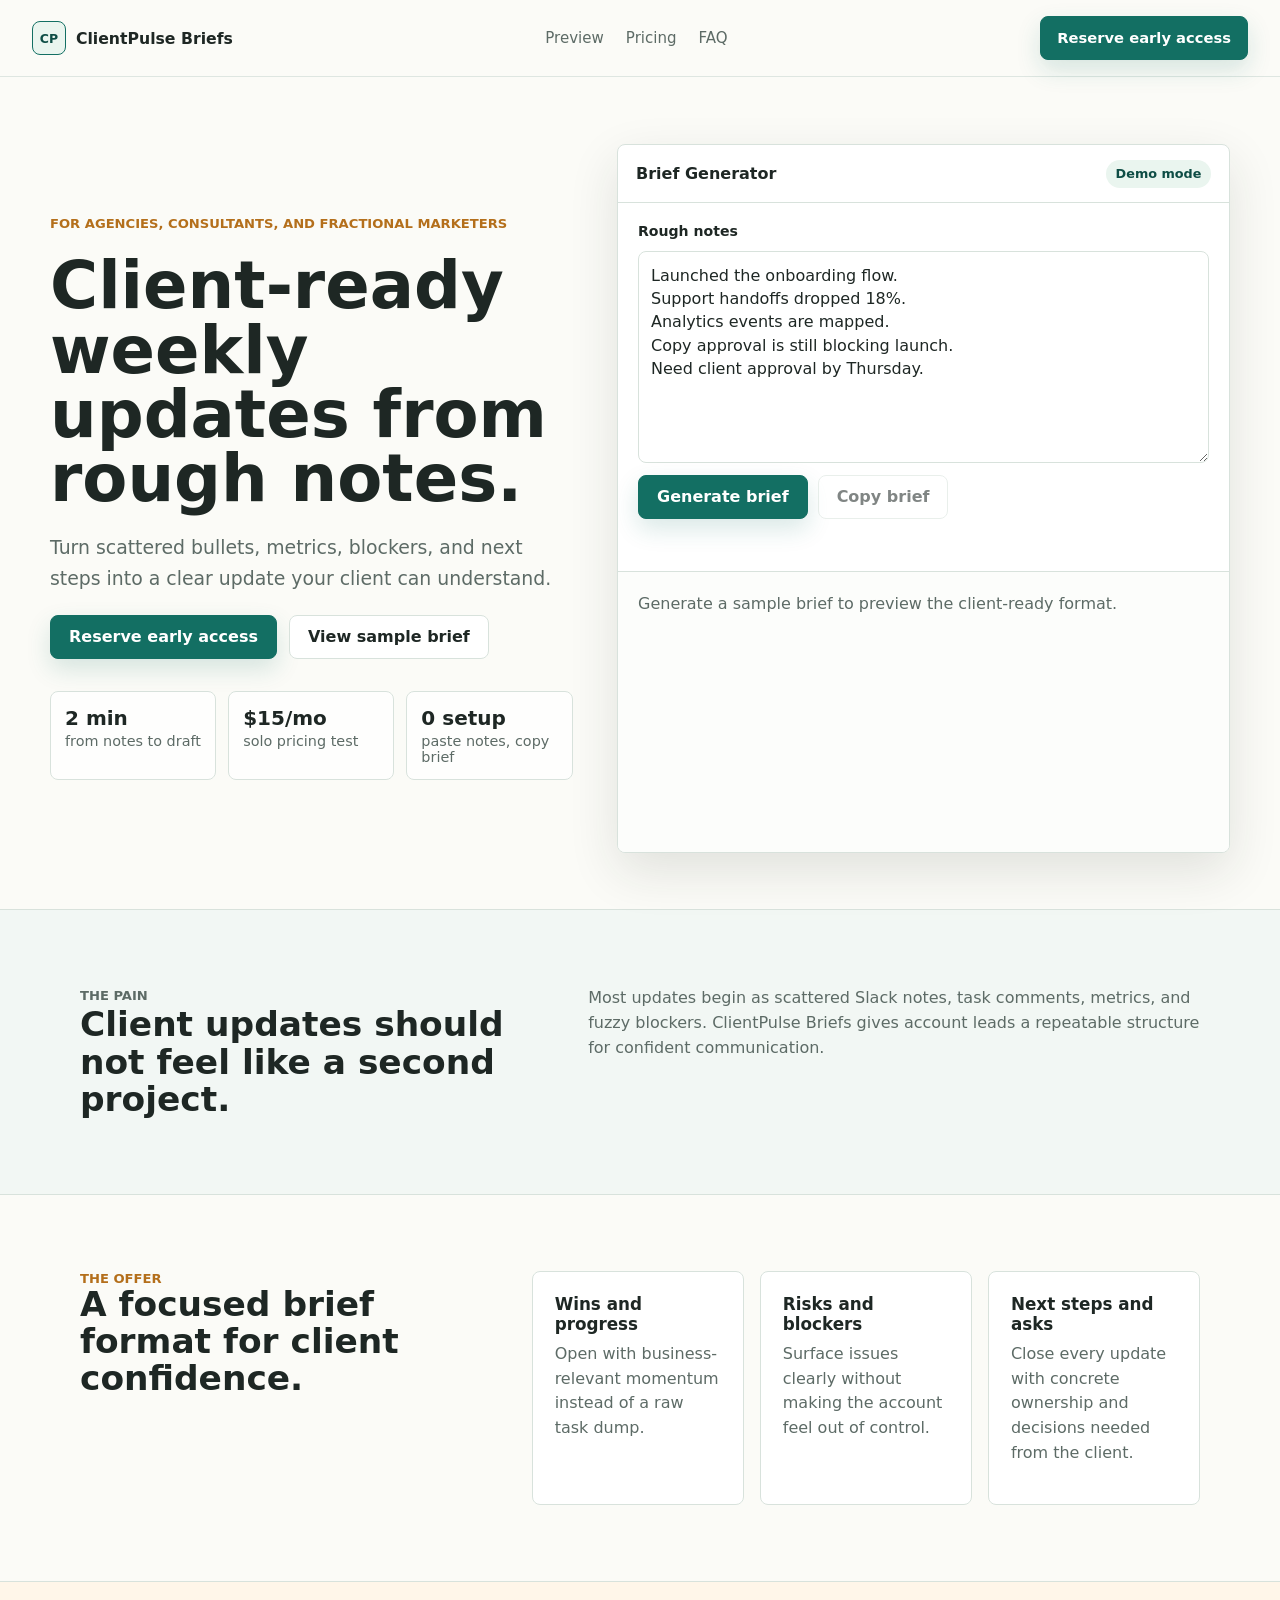
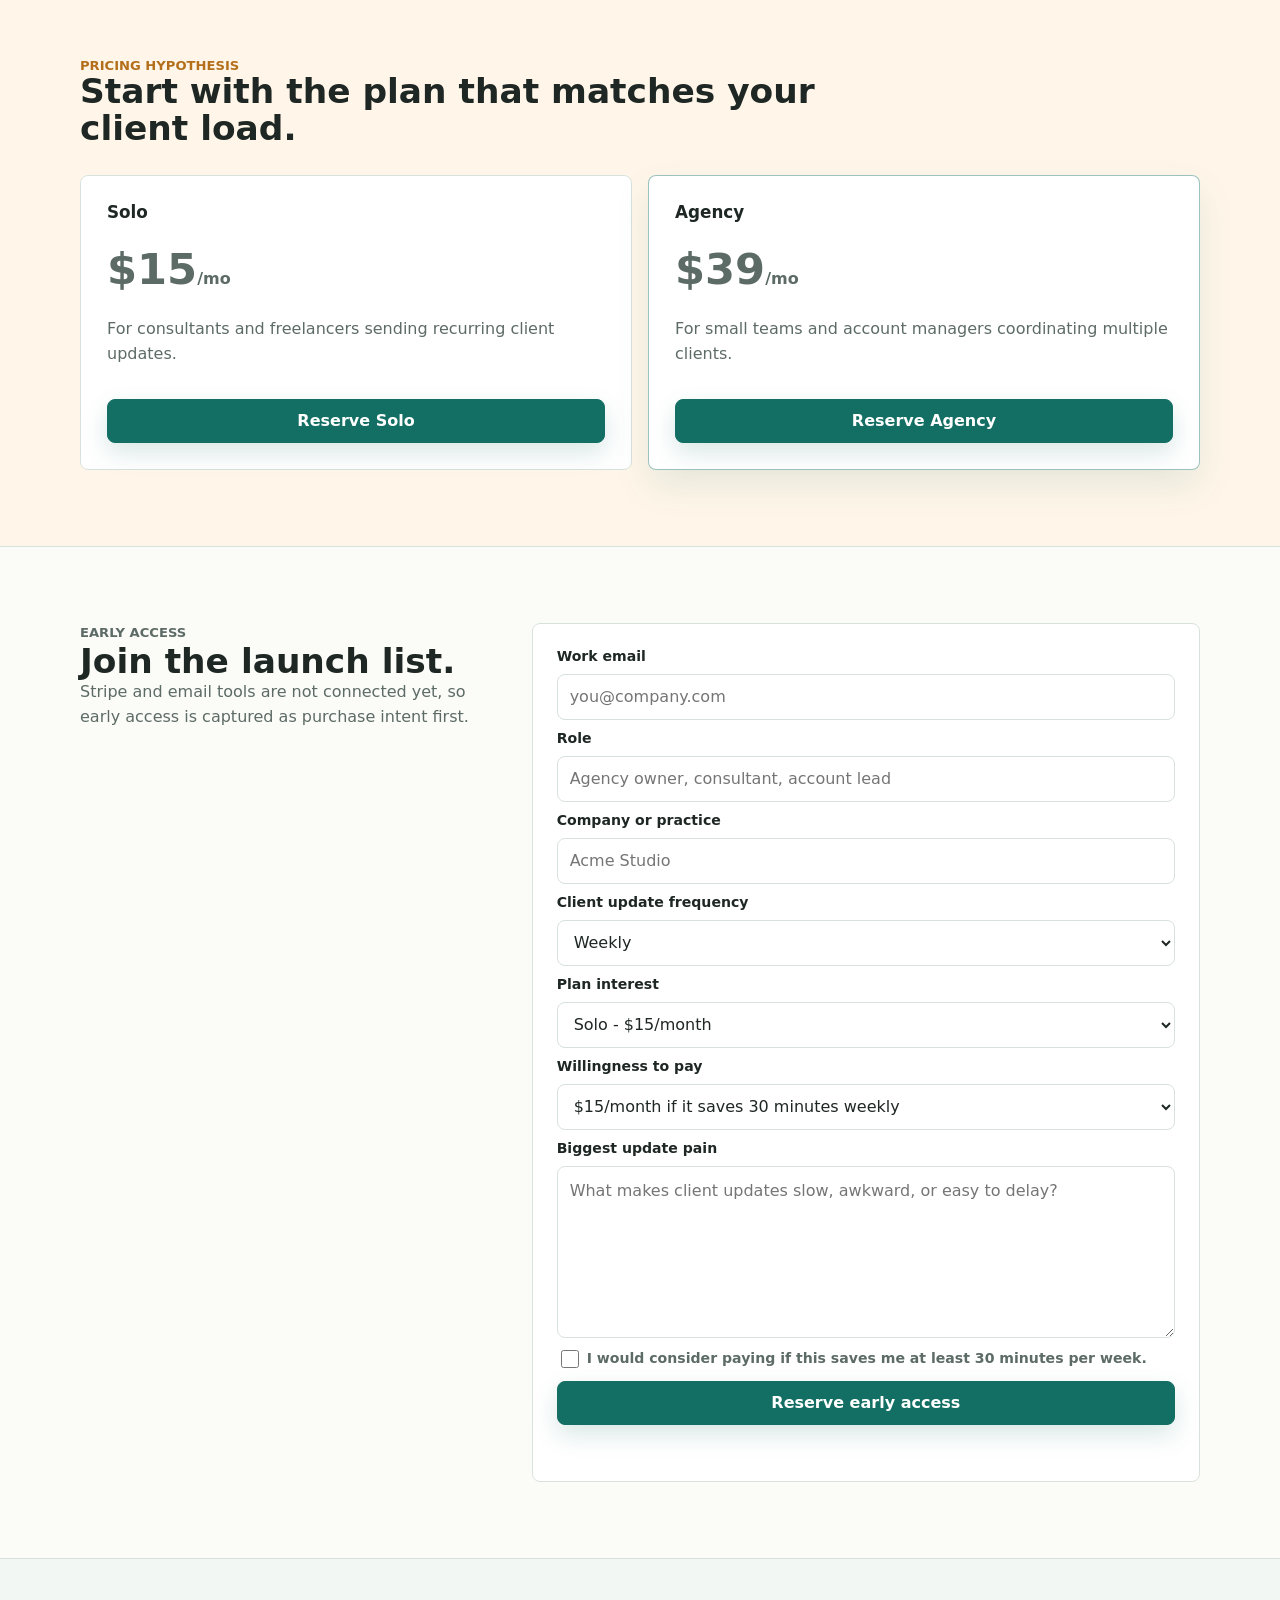
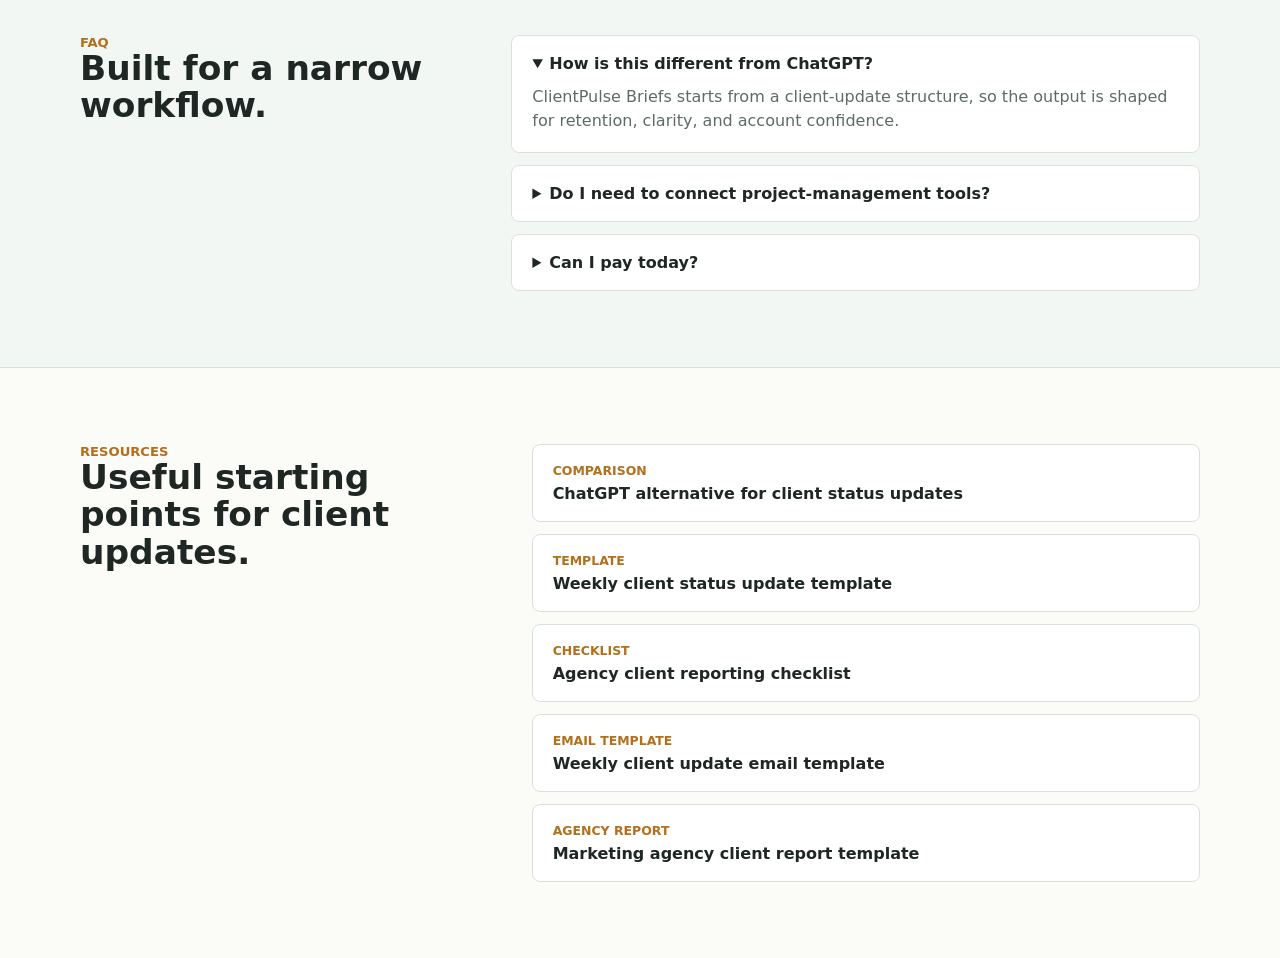
<file: index.html>
<!doctype html>
<html lang="en">
  <head>
    <meta charset="utf-8">
    <meta name="viewport" content="width=device-width, initial-scale=1">
    <title>ClientPulse Briefs | Client-ready weekly updates from rough notes</title>
    <meta
      name="description"
      content="Turn scattered project notes into a polished client status update with wins, progress, risks, next steps, and client asks."
    >
    <meta name="robots" content="index, follow">
    <link rel="canonical" href="https://ert93333-ops.github.io/clientpulse-briefs/">
    <meta property="og:title" content="ClientPulse Briefs">
    <meta
      property="og:description"
      content="Client-ready weekly updates from rough notes for agencies, consultants, and freelancers."
    >
    <meta property="og:type" content="website">
    <meta property="og:url" content="https://ert93333-ops.github.io/clientpulse-briefs/">
    <meta name="twitter:card" content="summary_large_image">
    <link rel="stylesheet" href="./styles.css">
    <script src="./app.js?v=202606032355" defer></script>
  </head>
  <body>
    <header class="site-header">
      <a class="brand" href="#top" aria-label="ClientPulse Briefs home">
        <span class="brand-mark" aria-hidden="true">CP</span>
        <span>ClientPulse Briefs</span>
      </a>
      <nav class="nav-links" aria-label="Primary navigation">
        <a href="#preview">Preview</a>
        <a href="#pricing">Pricing</a>
        <a href="#faq">FAQ</a>
      </nav>
      <a class="header-cta" href="#waitlist">Reserve early access</a>
    </header>

    <main id="top">
      <section class="hero-section" aria-labelledby="hero-title">
        <div class="hero-copy">
          <p class="eyebrow">For agencies, consultants, and fractional marketers</p>
          <h1 id="hero-title">Client-ready weekly updates from rough notes.</h1>
          <p class="hero-subhead">
            Turn scattered bullets, metrics, blockers, and next steps into a clear update your client can understand.
          </p>
          <div class="hero-actions">
            <a class="primary-button" href="#waitlist">Reserve early access</a>
            <a class="secondary-button" href="#preview">View sample brief</a>
          </div>
          <dl class="signal-list" aria-label="Product promise">
            <div>
              <dt>2 min</dt>
              <dd>from notes to draft</dd>
            </div>
            <div>
              <dt>$15/mo</dt>
              <dd>solo pricing test</dd>
            </div>
            <div>
              <dt>0 setup</dt>
              <dd>paste notes, copy brief</dd>
            </div>
          </dl>
        </div>

        <aside class="product-preview" id="preview" aria-label="ClientPulse Briefs generator">
          <div class="preview-toolbar">
            <span>Brief Generator</span>
            <span class="status-pill">Demo mode</span>
          </div>
          <form class="generator-form" id="brief-form">
            <label for="raw-notes">Rough notes</label>
            <textarea id="raw-notes" name="raw-notes" rows="8">Launched the onboarding flow.
Support handoffs dropped 18%.
Analytics events are mapped.
Copy approval is still blocking launch.
Need client approval by Thursday.</textarea>
            <div class="generator-actions">
              <button class="primary-button" type="submit">Generate brief</button>
              <button class="secondary-button" id="copy-brief" type="button" disabled>Copy brief</button>
            </div>
            <p class="workflow-error" id="workflow-error" role="alert"></p>
          </form>
          <section class="brief-output" id="brief-output" aria-live="polite" aria-label="Generated client update">
            <p class="empty-output">Generate a sample brief to preview the client-ready format.</p>
          </section>
        </aside>
      </section>

      <section class="section-band problem-band" aria-labelledby="problem-title">
        <div class="section-inner two-column">
          <div>
            <p class="eyebrow">The pain</p>
            <h2 id="problem-title">Client updates should not feel like a second project.</h2>
          </div>
          <p>
            Most updates begin as scattered Slack notes, task comments, metrics, and fuzzy blockers.
            ClientPulse Briefs gives account leads a repeatable structure for confident communication.
          </p>
        </div>
      </section>

      <section class="section-inner offer-section" aria-labelledby="offer-title">
        <div>
          <p class="eyebrow">The offer</p>
          <h2 id="offer-title">A focused brief format for client confidence.</h2>
        </div>
        <div class="feature-grid">
          <article class="feature-card">
            <h3>Wins and progress</h3>
            <p>Open with business-relevant momentum instead of a raw task dump.</p>
          </article>
          <article class="feature-card">
            <h3>Risks and blockers</h3>
            <p>Surface issues clearly without making the account feel out of control.</p>
          </article>
          <article class="feature-card">
            <h3>Next steps and asks</h3>
            <p>Close every update with concrete ownership and decisions needed from the client.</p>
          </article>
        </div>
      </section>

      <section class="section-band pricing-band" id="pricing" aria-labelledby="pricing-title">
        <div class="section-inner">
          <div class="section-heading">
            <p class="eyebrow">Pricing hypothesis</p>
            <h2 id="pricing-title">Start with the plan that matches your client load.</h2>
          </div>
          <div class="pricing-grid">
            <article class="price-card">
              <h3>Solo</h3>
              <p class="price">$15<span>/mo</span></p>
              <p>For consultants and freelancers sending recurring client updates.</p>
              <a class="plan-button" href="#waitlist">Reserve Solo</a>
            </article>
            <article class="price-card featured-price">
              <h3>Agency</h3>
              <p class="price">$39<span>/mo</span></p>
              <p>For small teams and account managers coordinating multiple clients.</p>
              <a class="plan-button" href="#waitlist">Reserve Agency</a>
            </article>
          </div>
        </div>
      </section>

      <section class="section-inner waitlist-section" id="waitlist" aria-labelledby="waitlist-title">
        <div>
          <p class="eyebrow">Early access</p>
          <h2 id="waitlist-title">Join the launch list.</h2>
          <p>
            Stripe and email tools are not connected yet, so early access is captured as purchase intent first.
          </p>
        </div>
        <form class="waitlist-shell" id="waitlist-form" aria-label="ClientPulse Briefs early access form">
          <label for="email">Work email</label>
          <input id="email" name="email" type="email" placeholder="you@company.com" autocomplete="email" required>
          <label for="role">Role</label>
          <input id="role" name="role" type="text" placeholder="Agency owner, consultant, account lead" required>
          <label for="company">Company or practice</label>
          <input id="company" name="company" type="text" placeholder="Acme Studio">
          <label for="frequency">Client update frequency</label>
          <select id="frequency" name="frequency">
            <option>Weekly</option>
            <option>Every two weeks</option>
            <option>Monthly</option>
            <option>Only when clients ask</option>
          </select>
          <label for="plan">Plan interest</label>
          <select id="plan" name="plan">
            <option>Solo - $15/month</option>
            <option>Agency - $39/month</option>
            <option>Not sure yet</option>
          </select>
          <label for="willingness">Willingness to pay</label>
          <select id="willingness" name="willingness">
            <option>$15/month if it saves 30 minutes weekly</option>
            <option>$39/month if it helps multiple client accounts</option>
            <option>I need to try it first</option>
            <option>Not willing to pay yet</option>
          </select>
          <label for="pain">Biggest update pain</label>
          <textarea id="pain" name="pain" rows="4" placeholder="What makes client updates slow, awkward, or easy to delay?"></textarea>
          <label class="checkbox-row" for="intent">
            <input id="intent" name="intent" type="checkbox" value="yes">
            <span>I would consider paying if this saves me at least 30 minutes per week.</span>
          </label>
          <button class="primary-button" type="submit">Reserve early access</button>
          <p class="form-note" id="waitlist-status" role="status"></p>
        </form>
      </section>

      <section class="section-band faq-band" id="faq" aria-labelledby="faq-title">
        <div class="section-inner faq-layout">
          <div>
            <p class="eyebrow">FAQ</p>
            <h2 id="faq-title">Built for a narrow workflow.</h2>
          </div>
          <div class="faq-list">
            <details open>
              <summary>How is this different from ChatGPT?</summary>
              <p>ClientPulse Briefs starts from a client-update structure, so the output is shaped for retention, clarity, and account confidence.</p>
            </details>
            <details>
              <summary>Do I need to connect project-management tools?</summary>
              <p>No. The first version is paste-in notes and copy-out brief, which keeps launch fast and avoids setup friction.</p>
            </details>
            <details>
              <summary>Can I pay today?</summary>
              <p>Not yet. The launch test captures purchase intent first, then enables payment once Stripe is configured.</p>
            </details>
          </div>
        </div>
      </section>

      <section class="section-inner resource-section" aria-labelledby="resources-title">
        <div>
          <p class="eyebrow">Resources</p>
          <h2 id="resources-title">Useful starting points for client updates.</h2>
        </div>
        <div class="resource-links">
          <a href="./chatgpt-alternative-client-status-updates.html">
            <span>Comparison</span>
            ChatGPT alternative for client status updates
          </a>
          <a href="./client-status-update-template.html">
            <span>Template</span>
            Weekly client status update template
          </a>
          <a href="./agency-client-reporting-checklist.html">
            <span>Checklist</span>
            Agency client reporting checklist
          </a>
          <a href="./weekly-client-update-email-template.html">
            <span>Email template</span>
            Weekly client update email template
          </a>
          <a href="./marketing-agency-client-report-template.html">
            <span>Agency report</span>
            Marketing agency client report template
          </a>
        </div>
      </section>
    </main>
  </body>
</html>
</file>
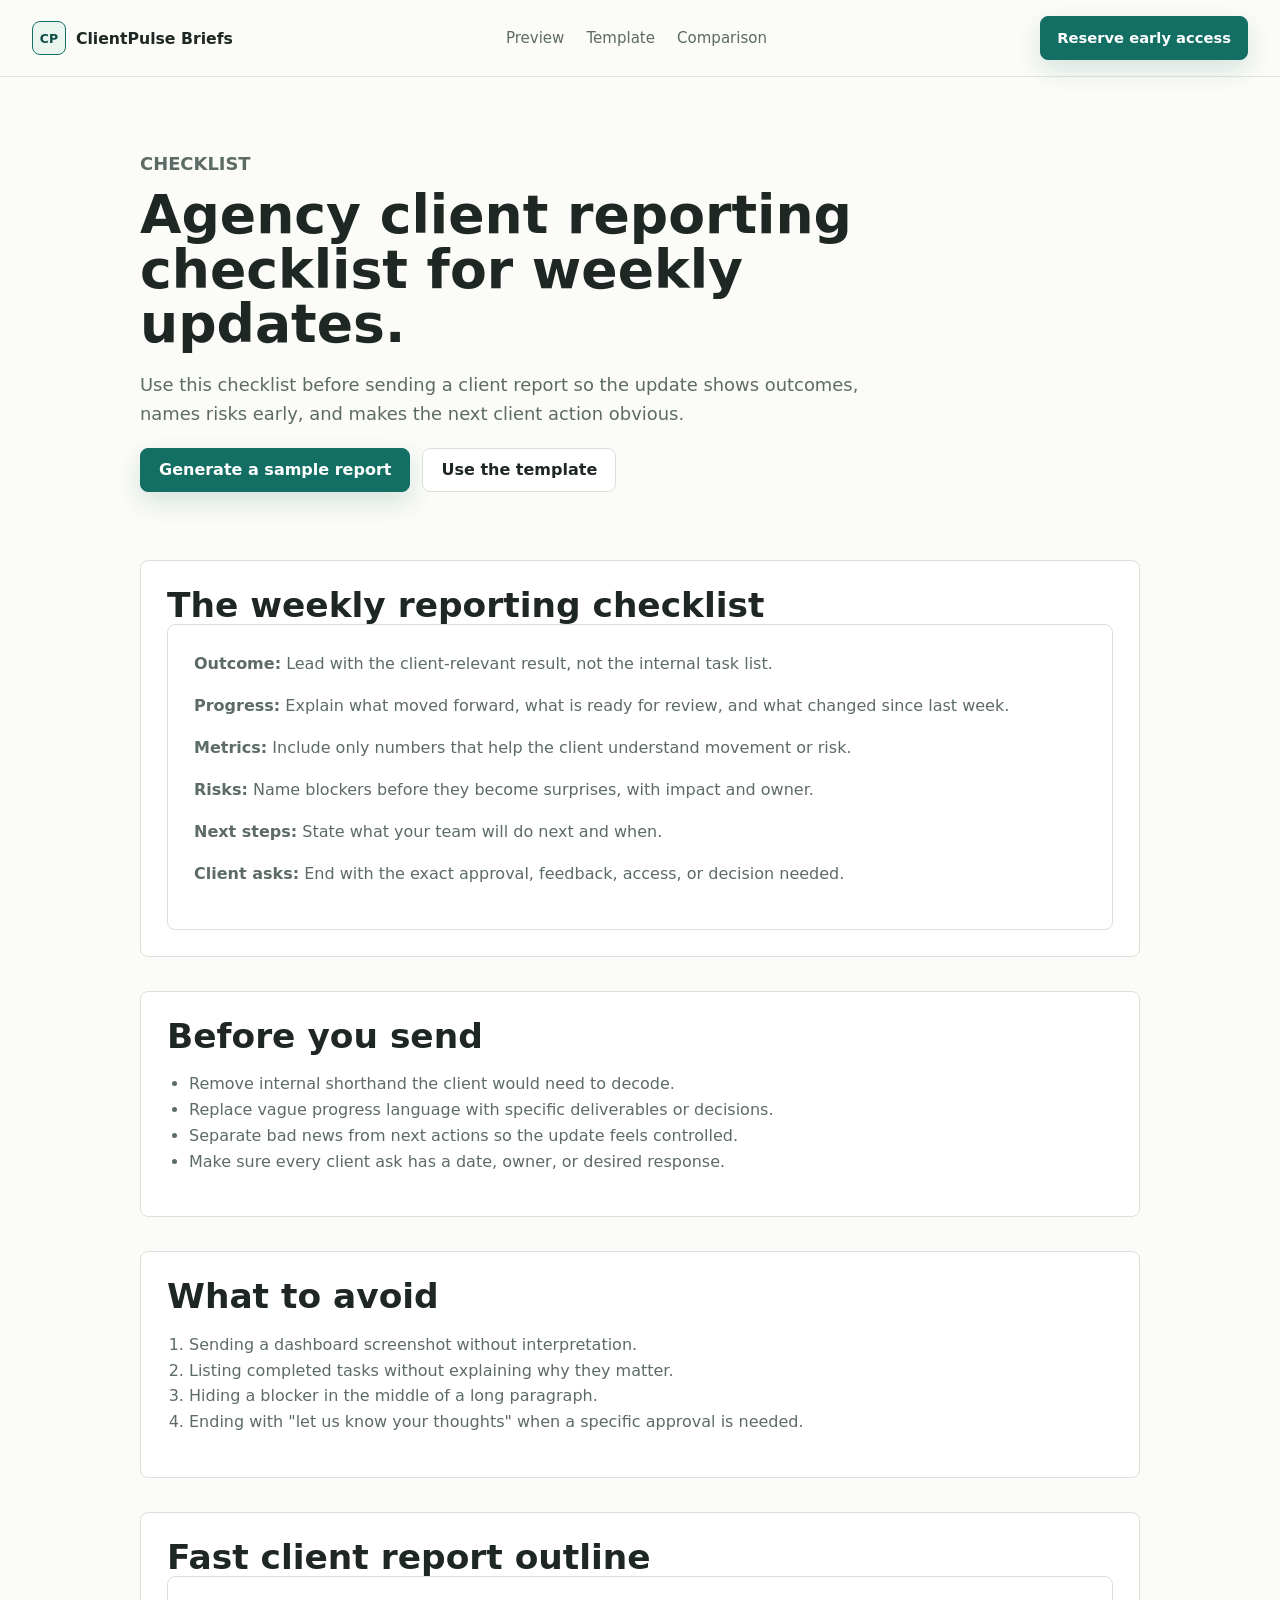
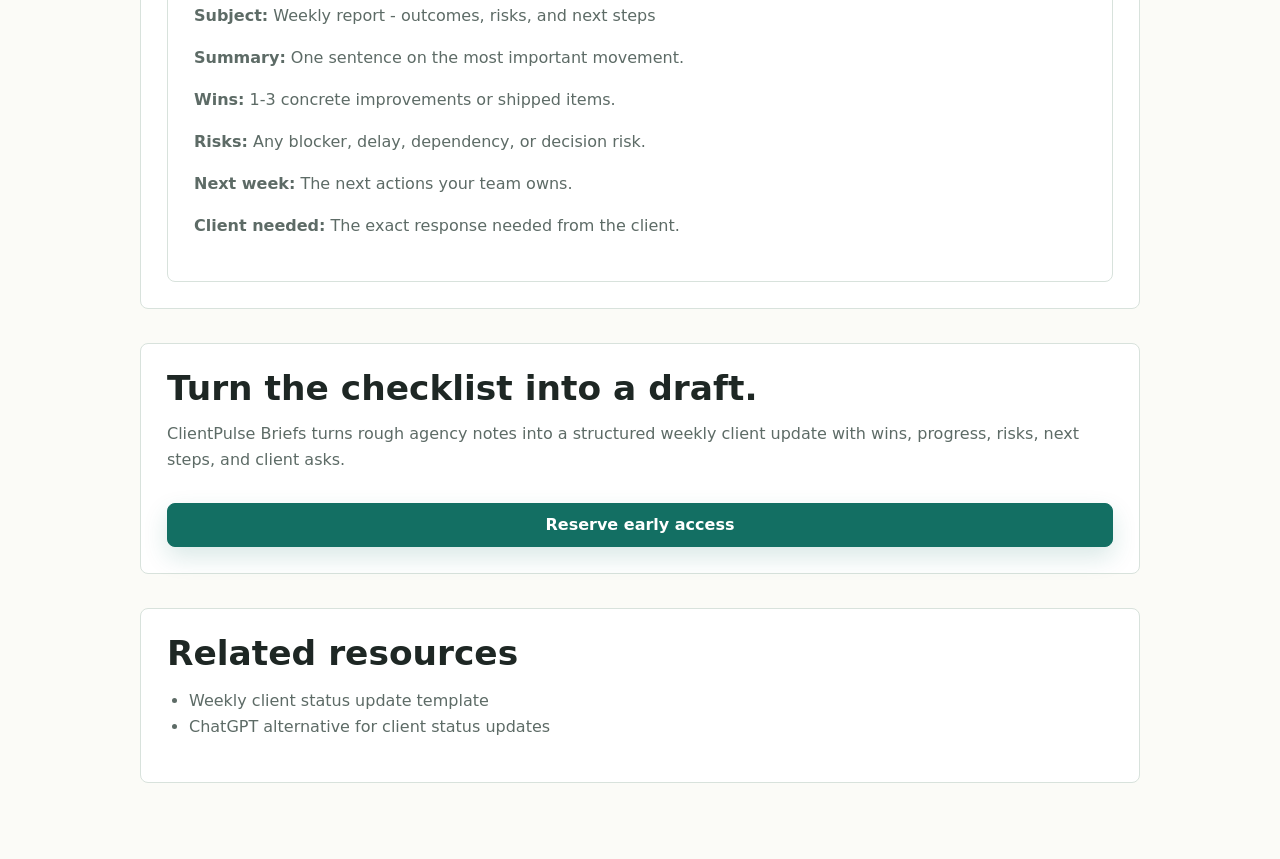
<file: agency-client-reporting-checklist.html>
<!doctype html>
<html lang="en">
  <head>
    <meta charset="utf-8">
    <meta name="viewport" content="width=device-width, initial-scale=1">
    <title>Agency Client Reporting Checklist | ClientPulse Briefs</title>
    <meta
      name="description"
      content="Use this agency client reporting checklist to send clearer weekly updates with outcomes, risks, next steps, and client asks."
    >
    <meta name="robots" content="index, follow">
    <link rel="canonical" href="https://ert93333-ops.github.io/clientpulse-briefs/agency-client-reporting-checklist.html">
    <meta property="og:title" content="Agency Client Reporting Checklist">
    <meta
      property="og:description"
      content="A practical checklist for turning agency project notes into client-ready weekly reports."
    >
    <meta property="og:type" content="article">
    <meta property="og:url" content="https://ert93333-ops.github.io/clientpulse-briefs/agency-client-reporting-checklist.html">
    <link rel="stylesheet" href="./styles.css">
    <script src="./app.js?v=202606032355" defer></script>
  </head>
  <body data-seo-page="agency-reporting-checklist" data-target-keyword="agency client reporting checklist">
    <header class="site-header">
      <a class="brand" href="./index.html" aria-label="ClientPulse Briefs home">
        <span class="brand-mark" aria-hidden="true">CP</span>
        <span>ClientPulse Briefs</span>
      </a>
      <nav class="nav-links" aria-label="Primary navigation">
        <a href="./index.html#preview">Preview</a>
        <a href="./client-status-update-template.html">Template</a>
        <a href="./chatgpt-alternative-client-status-updates.html">Comparison</a>
      </nav>
      <a class="header-cta" href="./index.html?utm_source=seo&utm_medium=organic&utm_campaign=reporting_checklist#waitlist" data-track-cta>Reserve early access</a>
    </header>

    <main class="seo-main">
      <section class="seo-hero">
        <p class="eyebrow">Checklist</p>
        <h1>Agency client reporting checklist for weekly updates.</h1>
        <p>
          Use this checklist before sending a client report so the update shows outcomes, names risks early,
          and makes the next client action obvious.
        </p>
        <div class="seo-nav">
          <a class="primary-button" href="./index.html?utm_source=seo&utm_medium=organic&utm_campaign=reporting_checklist#preview" data-track-cta>Generate a sample report</a>
          <a class="secondary-button" href="./client-status-update-template.html">Use the template</a>
        </div>
      </section>

      <div class="seo-content">
        <section>
          <h2>The weekly reporting checklist</h2>
          <div class="example-box">
            <p><strong>Outcome:</strong> Lead with the client-relevant result, not the internal task list.</p>
            <p><strong>Progress:</strong> Explain what moved forward, what is ready for review, and what changed since last week.</p>
            <p><strong>Metrics:</strong> Include only numbers that help the client understand movement or risk.</p>
            <p><strong>Risks:</strong> Name blockers before they become surprises, with impact and owner.</p>
            <p><strong>Next steps:</strong> State what your team will do next and when.</p>
            <p><strong>Client asks:</strong> End with the exact approval, feedback, access, or decision needed.</p>
          </div>
        </section>

        <section>
          <h2>Before you send</h2>
          <ul>
            <li>Remove internal shorthand the client would need to decode.</li>
            <li>Replace vague progress language with specific deliverables or decisions.</li>
            <li>Separate bad news from next actions so the update feels controlled.</li>
            <li>Make sure every client ask has a date, owner, or desired response.</li>
          </ul>
        </section>

        <section>
          <h2>What to avoid</h2>
          <ol>
            <li>Sending a dashboard screenshot without interpretation.</li>
            <li>Listing completed tasks without explaining why they matter.</li>
            <li>Hiding a blocker in the middle of a long paragraph.</li>
            <li>Ending with "let us know your thoughts" when a specific approval is needed.</li>
          </ol>
        </section>

        <section>
          <h2>Fast client report outline</h2>
          <div class="example-box">
            <p><strong>Subject:</strong> Weekly report - outcomes, risks, and next steps</p>
            <p><strong>Summary:</strong> One sentence on the most important movement.</p>
            <p><strong>Wins:</strong> 1-3 concrete improvements or shipped items.</p>
            <p><strong>Risks:</strong> Any blocker, delay, dependency, or decision risk.</p>
            <p><strong>Next week:</strong> The next actions your team owns.</p>
            <p><strong>Client needed:</strong> The exact response needed from the client.</p>
          </div>
        </section>

        <section class="cta-panel">
          <h2>Turn the checklist into a draft.</h2>
          <p>ClientPulse Briefs turns rough agency notes into a structured weekly client update with wins, progress, risks, next steps, and client asks.</p>
          <a class="primary-button" href="./index.html?utm_source=seo&utm_medium=organic&utm_campaign=reporting_checklist#waitlist" data-track-cta>Reserve early access</a>
        </section>

        <section>
          <h2>Related resources</h2>
          <ul>
            <li><a href="./client-status-update-template.html">Weekly client status update template</a></li>
            <li><a href="./chatgpt-alternative-client-status-updates.html">ChatGPT alternative for client status updates</a></li>
          </ul>
        </section>
      </div>
    </main>
  </body>
</html>
</file>
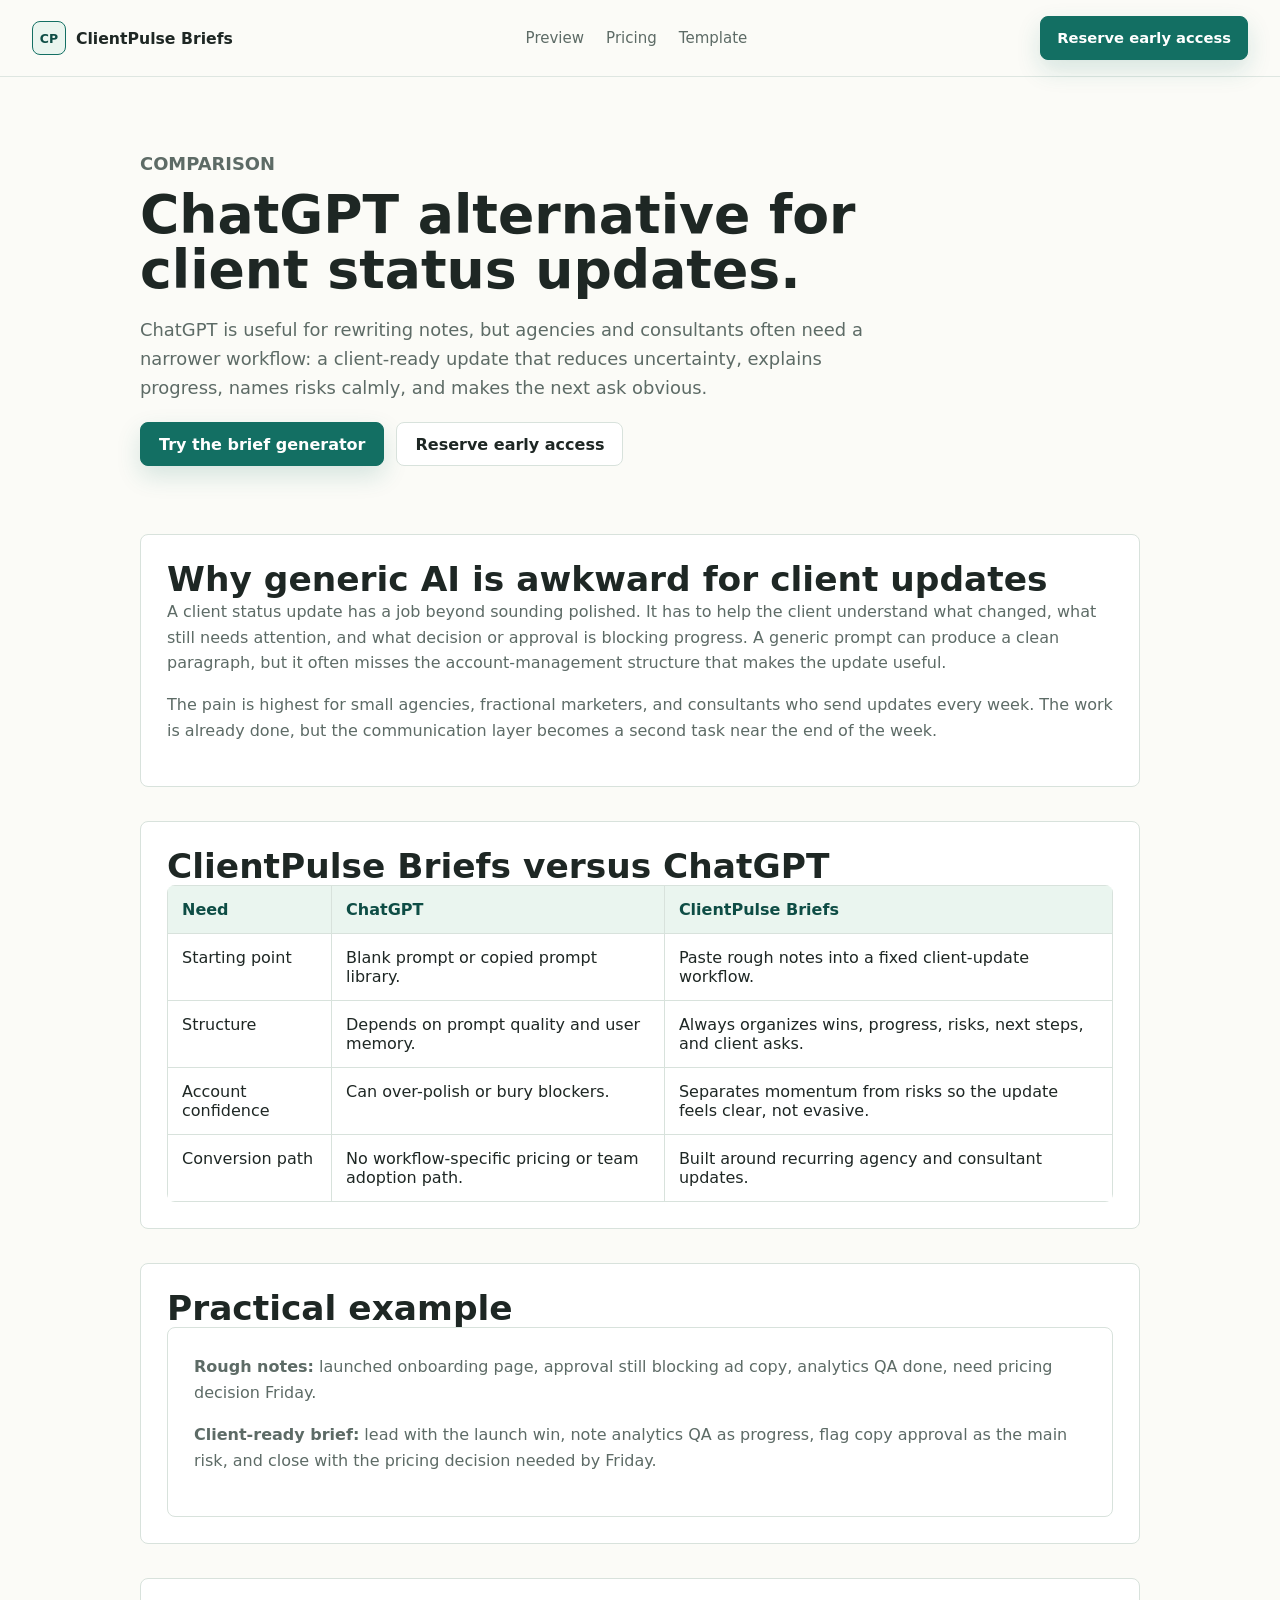
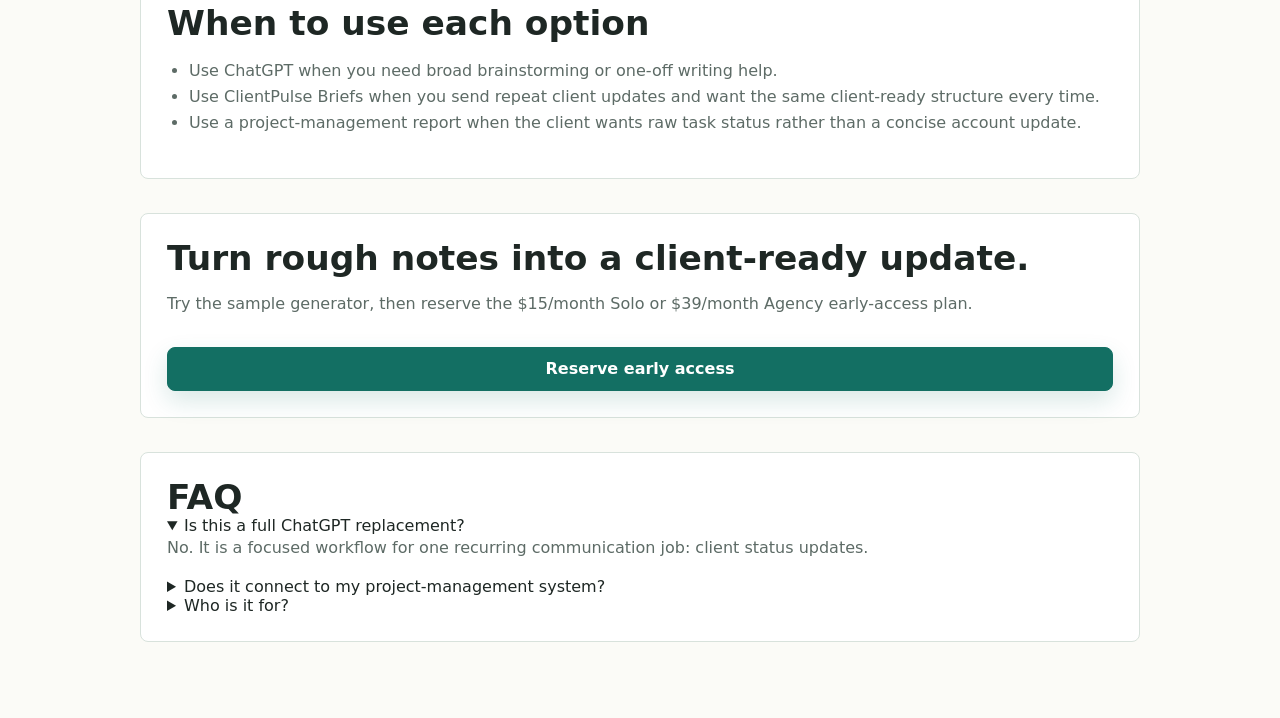
<file: chatgpt-alternative-client-status-updates.html>
<!doctype html>
<html lang="en">
  <head>
    <meta charset="utf-8">
    <meta name="viewport" content="width=device-width, initial-scale=1">
    <title>ChatGPT Alternative for Client Status Updates | ClientPulse Briefs</title>
    <meta
      name="description"
      content="A focused ChatGPT alternative for agencies and consultants who need structured, client-ready weekly status updates from rough notes."
    >
    <meta name="robots" content="index, follow">
    <link rel="canonical" href="https://ert93333-ops.github.io/clientpulse-briefs/chatgpt-alternative-client-status-updates.html">
    <meta property="og:title" content="ChatGPT Alternative for Client Status Updates">
    <meta
      property="og:description"
      content="Compare generic AI note cleanup with a focused client status update workflow for agencies and consultants."
    >
    <meta property="og:type" content="article">
    <meta property="og:url" content="https://ert93333-ops.github.io/clientpulse-briefs/chatgpt-alternative-client-status-updates.html">
    <link rel="stylesheet" href="./styles.css">
    <script src="./app.js?v=202606032355" defer></script>
  </head>
  <body data-seo-page="chatgpt-alternative" data-target-keyword="chatgpt alternative for client status updates">
    <header class="site-header">
      <a class="brand" href="./index.html" aria-label="ClientPulse Briefs home">
        <span class="brand-mark" aria-hidden="true">CP</span>
        <span>ClientPulse Briefs</span>
      </a>
      <nav class="nav-links" aria-label="Primary navigation">
        <a href="./index.html#preview">Preview</a>
        <a href="./index.html#pricing">Pricing</a>
        <a href="./client-status-update-template.html">Template</a>
      </nav>
      <a class="header-cta" href="./index.html?utm_source=seo&utm_medium=organic&utm_campaign=chatgpt_alternative#waitlist" data-track-cta>Reserve early access</a>
    </header>

    <main class="seo-main">
      <section class="seo-hero">
        <p class="eyebrow">Comparison</p>
        <h1>ChatGPT alternative for client status updates.</h1>
        <p>
          ChatGPT is useful for rewriting notes, but agencies and consultants often need a narrower workflow:
          a client-ready update that reduces uncertainty, explains progress, names risks calmly, and makes the next ask obvious.
        </p>
        <div class="seo-nav">
          <a class="primary-button" href="./index.html?utm_source=seo&utm_medium=organic&utm_campaign=chatgpt_alternative#preview" data-track-cta>Try the brief generator</a>
          <a class="secondary-button" href="./index.html?utm_source=seo&utm_medium=organic&utm_campaign=chatgpt_alternative#waitlist" data-track-cta>Reserve early access</a>
        </div>
      </section>

      <div class="seo-content">
        <section>
          <h2>Why generic AI is awkward for client updates</h2>
          <p>
            A client status update has a job beyond sounding polished. It has to help the client understand what changed,
            what still needs attention, and what decision or approval is blocking progress. A generic prompt can produce
            a clean paragraph, but it often misses the account-management structure that makes the update useful.
          </p>
          <p>
            The pain is highest for small agencies, fractional marketers, and consultants who send updates every week.
            The work is already done, but the communication layer becomes a second task near the end of the week.
          </p>
        </section>

        <section>
          <h2>ClientPulse Briefs versus ChatGPT</h2>
          <table class="comparison-table">
            <thead>
              <tr>
                <th>Need</th>
                <th>ChatGPT</th>
                <th>ClientPulse Briefs</th>
              </tr>
            </thead>
            <tbody>
              <tr>
                <td>Starting point</td>
                <td>Blank prompt or copied prompt library.</td>
                <td>Paste rough notes into a fixed client-update workflow.</td>
              </tr>
              <tr>
                <td>Structure</td>
                <td>Depends on prompt quality and user memory.</td>
                <td>Always organizes wins, progress, risks, next steps, and client asks.</td>
              </tr>
              <tr>
                <td>Account confidence</td>
                <td>Can over-polish or bury blockers.</td>
                <td>Separates momentum from risks so the update feels clear, not evasive.</td>
              </tr>
              <tr>
                <td>Conversion path</td>
                <td>No workflow-specific pricing or team adoption path.</td>
                <td>Built around recurring agency and consultant updates.</td>
              </tr>
            </tbody>
          </table>
        </section>

        <section>
          <h2>Practical example</h2>
          <div class="example-box">
            <p><strong>Rough notes:</strong> launched onboarding page, approval still blocking ad copy, analytics QA done, need pricing decision Friday.</p>
            <p><strong>Client-ready brief:</strong> lead with the launch win, note analytics QA as progress, flag copy approval as the main risk, and close with the pricing decision needed by Friday.</p>
          </div>
        </section>

        <section>
          <h2>When to use each option</h2>
          <ul>
            <li>Use ChatGPT when you need broad brainstorming or one-off writing help.</li>
            <li>Use ClientPulse Briefs when you send repeat client updates and want the same client-ready structure every time.</li>
            <li>Use a project-management report when the client wants raw task status rather than a concise account update.</li>
          </ul>
        </section>

        <section class="cta-panel">
          <h2>Turn rough notes into a client-ready update.</h2>
          <p>Try the sample generator, then reserve the $15/month Solo or $39/month Agency early-access plan.</p>
          <a class="primary-button" href="./index.html?utm_source=seo&utm_medium=organic&utm_campaign=chatgpt_alternative#waitlist" data-track-cta>Reserve early access</a>
        </section>

        <section>
          <h2>FAQ</h2>
          <details open>
            <summary>Is this a full ChatGPT replacement?</summary>
            <p>No. It is a focused workflow for one recurring communication job: client status updates.</p>
          </details>
          <details>
            <summary>Does it connect to my project-management system?</summary>
            <p>Not in the first version. The launch version keeps setup simple: paste notes and copy the finished brief.</p>
          </details>
          <details>
            <summary>Who is it for?</summary>
            <p>Agencies, fractional marketers, consultants, freelancers, and account leads who send recurring client updates.</p>
          </details>
        </section>
      </div>
    </main>
  </body>
</html>
</file>
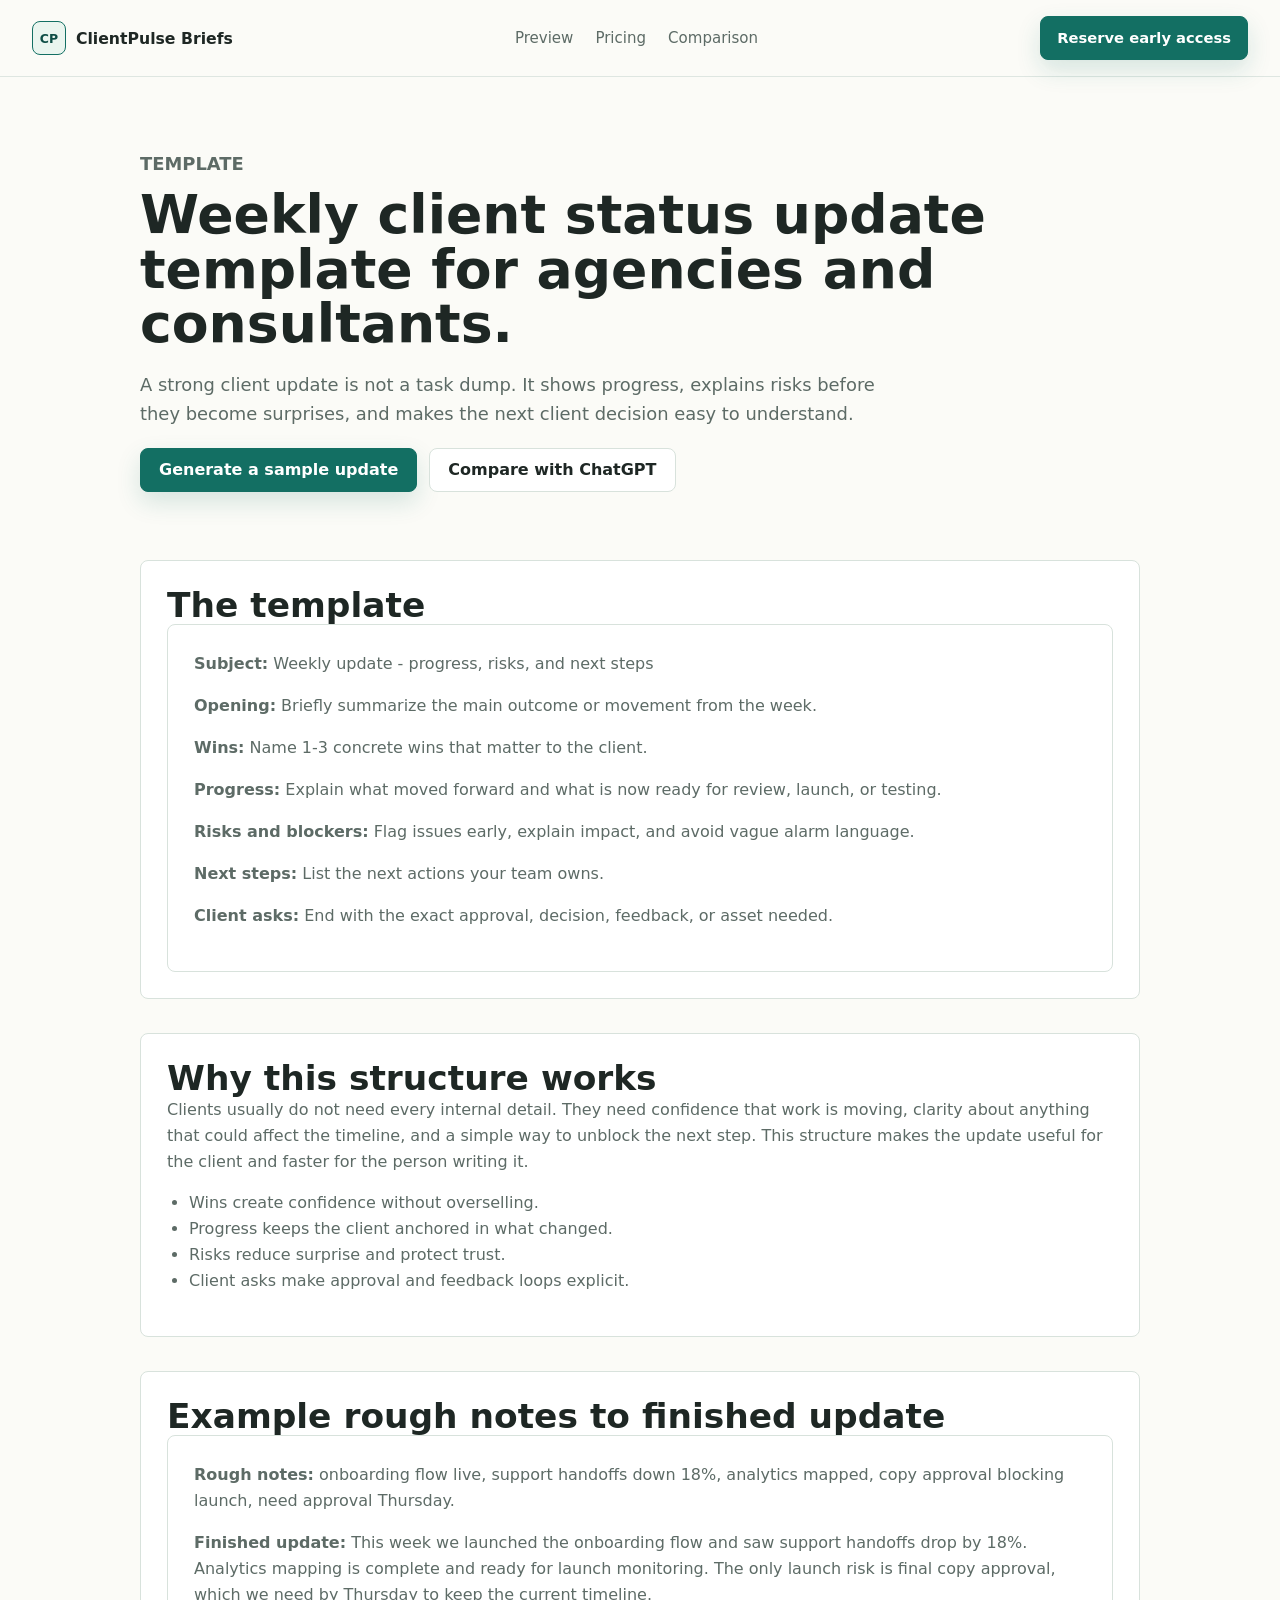
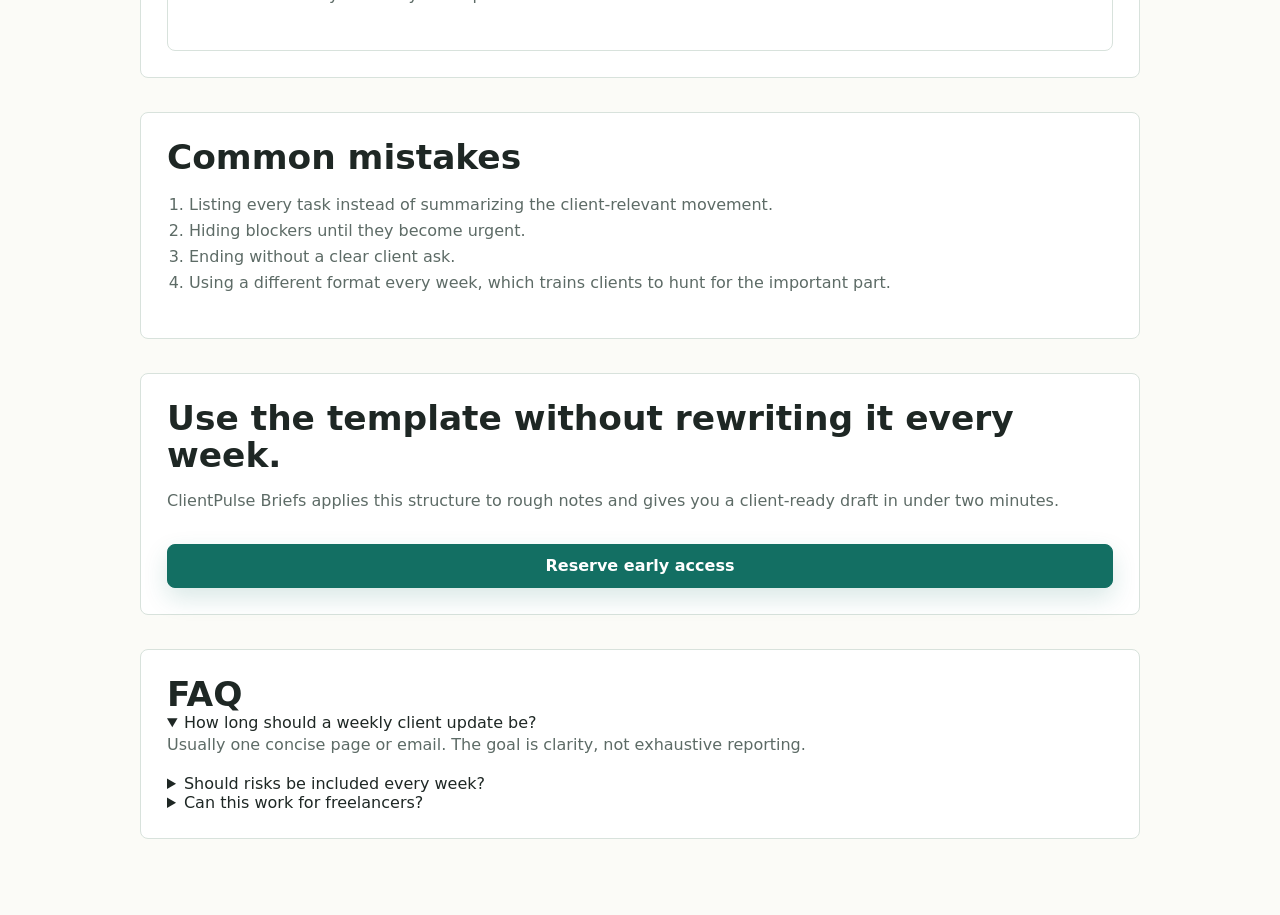
<file: client-status-update-template.html>
<!doctype html>
<html lang="en">
  <head>
    <meta charset="utf-8">
    <meta name="viewport" content="width=device-width, initial-scale=1">
    <title>Weekly Client Status Update Template | ClientPulse Briefs</title>
    <meta
      name="description"
      content="Use this weekly client status update template to turn rough notes into wins, progress, risks, next steps, and clear client asks."
    >
    <meta name="robots" content="index, follow">
    <link rel="canonical" href="https://ert93333-ops.github.io/clientpulse-briefs/client-status-update-template.html">
    <meta property="og:title" content="Weekly Client Status Update Template">
    <meta
      property="og:description"
      content="A practical client status update structure for agencies, consultants, and freelancers."
    >
    <meta property="og:type" content="article">
    <meta property="og:url" content="https://ert93333-ops.github.io/clientpulse-briefs/client-status-update-template.html">
    <link rel="stylesheet" href="./styles.css">
    <script src="./app.js?v=202606032355" defer></script>
  </head>
  <body data-seo-page="client-status-template" data-target-keyword="weekly client status update template">
    <header class="site-header">
      <a class="brand" href="./index.html" aria-label="ClientPulse Briefs home">
        <span class="brand-mark" aria-hidden="true">CP</span>
        <span>ClientPulse Briefs</span>
      </a>
      <nav class="nav-links" aria-label="Primary navigation">
        <a href="./index.html#preview">Preview</a>
        <a href="./index.html#pricing">Pricing</a>
        <a href="./chatgpt-alternative-client-status-updates.html">Comparison</a>
      </nav>
      <a class="header-cta" href="./index.html?utm_source=seo&utm_medium=organic&utm_campaign=status_template#waitlist" data-track-cta>Reserve early access</a>
    </header>

    <main class="seo-main">
      <section class="seo-hero">
        <p class="eyebrow">Template</p>
        <h1>Weekly client status update template for agencies and consultants.</h1>
        <p>
          A strong client update is not a task dump. It shows progress, explains risks before they become surprises,
          and makes the next client decision easy to understand.
        </p>
        <div class="seo-nav">
          <a class="primary-button" href="./index.html?utm_source=seo&utm_medium=organic&utm_campaign=status_template#preview" data-track-cta>Generate a sample update</a>
          <a class="secondary-button" href="./chatgpt-alternative-client-status-updates.html">Compare with ChatGPT</a>
        </div>
      </section>

      <div class="seo-content">
        <section>
          <h2>The template</h2>
          <div class="example-box">
            <p><strong>Subject:</strong> Weekly update - progress, risks, and next steps</p>
            <p><strong>Opening:</strong> Briefly summarize the main outcome or movement from the week.</p>
            <p><strong>Wins:</strong> Name 1-3 concrete wins that matter to the client.</p>
            <p><strong>Progress:</strong> Explain what moved forward and what is now ready for review, launch, or testing.</p>
            <p><strong>Risks and blockers:</strong> Flag issues early, explain impact, and avoid vague alarm language.</p>
            <p><strong>Next steps:</strong> List the next actions your team owns.</p>
            <p><strong>Client asks:</strong> End with the exact approval, decision, feedback, or asset needed.</p>
          </div>
        </section>

        <section>
          <h2>Why this structure works</h2>
          <p>
            Clients usually do not need every internal detail. They need confidence that work is moving, clarity about
            anything that could affect the timeline, and a simple way to unblock the next step. This structure makes
            the update useful for the client and faster for the person writing it.
          </p>
          <ul>
            <li>Wins create confidence without overselling.</li>
            <li>Progress keeps the client anchored in what changed.</li>
            <li>Risks reduce surprise and protect trust.</li>
            <li>Client asks make approval and feedback loops explicit.</li>
          </ul>
        </section>

        <section>
          <h2>Example rough notes to finished update</h2>
          <div class="example-box">
            <p><strong>Rough notes:</strong> onboarding flow live, support handoffs down 18%, analytics mapped, copy approval blocking launch, need approval Thursday.</p>
            <p><strong>Finished update:</strong> This week we launched the onboarding flow and saw support handoffs drop by 18%. Analytics mapping is complete and ready for launch monitoring. The only launch risk is final copy approval, which we need by Thursday to keep the current timeline.</p>
          </div>
        </section>

        <section>
          <h2>Common mistakes</h2>
          <ol>
            <li>Listing every task instead of summarizing the client-relevant movement.</li>
            <li>Hiding blockers until they become urgent.</li>
            <li>Ending without a clear client ask.</li>
            <li>Using a different format every week, which trains clients to hunt for the important part.</li>
          </ol>
        </section>

        <section class="cta-panel">
          <h2>Use the template without rewriting it every week.</h2>
          <p>ClientPulse Briefs applies this structure to rough notes and gives you a client-ready draft in under two minutes.</p>
          <a class="primary-button" href="./index.html?utm_source=seo&utm_medium=organic&utm_campaign=status_template#waitlist" data-track-cta>Reserve early access</a>
        </section>

        <section>
          <h2>FAQ</h2>
          <details open>
            <summary>How long should a weekly client update be?</summary>
            <p>Usually one concise page or email. The goal is clarity, not exhaustive reporting.</p>
          </details>
          <details>
            <summary>Should risks be included every week?</summary>
            <p>Yes, when they exist. If there are no meaningful risks, say that clearly so the client is not left guessing.</p>
          </details>
          <details>
            <summary>Can this work for freelancers?</summary>
            <p>Yes. The same structure works for solo consultants, freelancers, and small teams managing recurring client work.</p>
          </details>
        </section>
      </div>
    </main>
  </body>
</html>
</file>
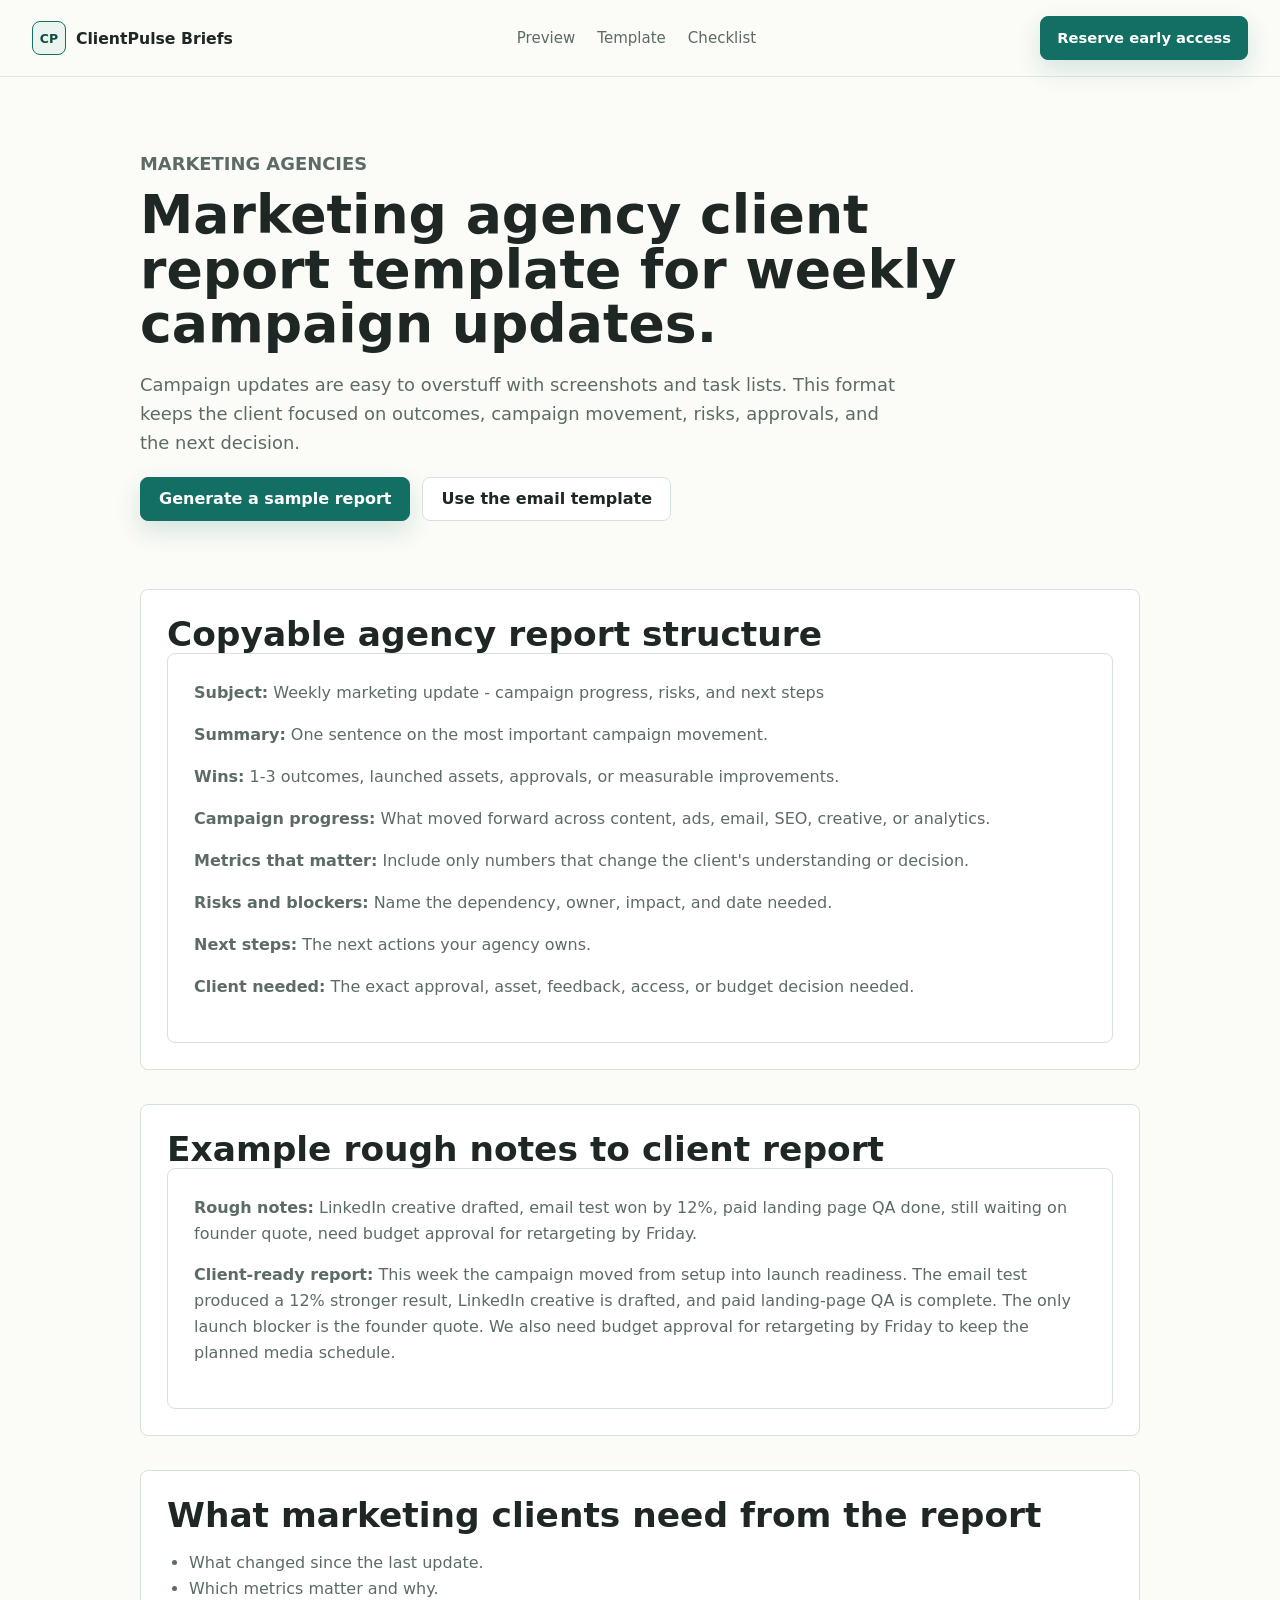
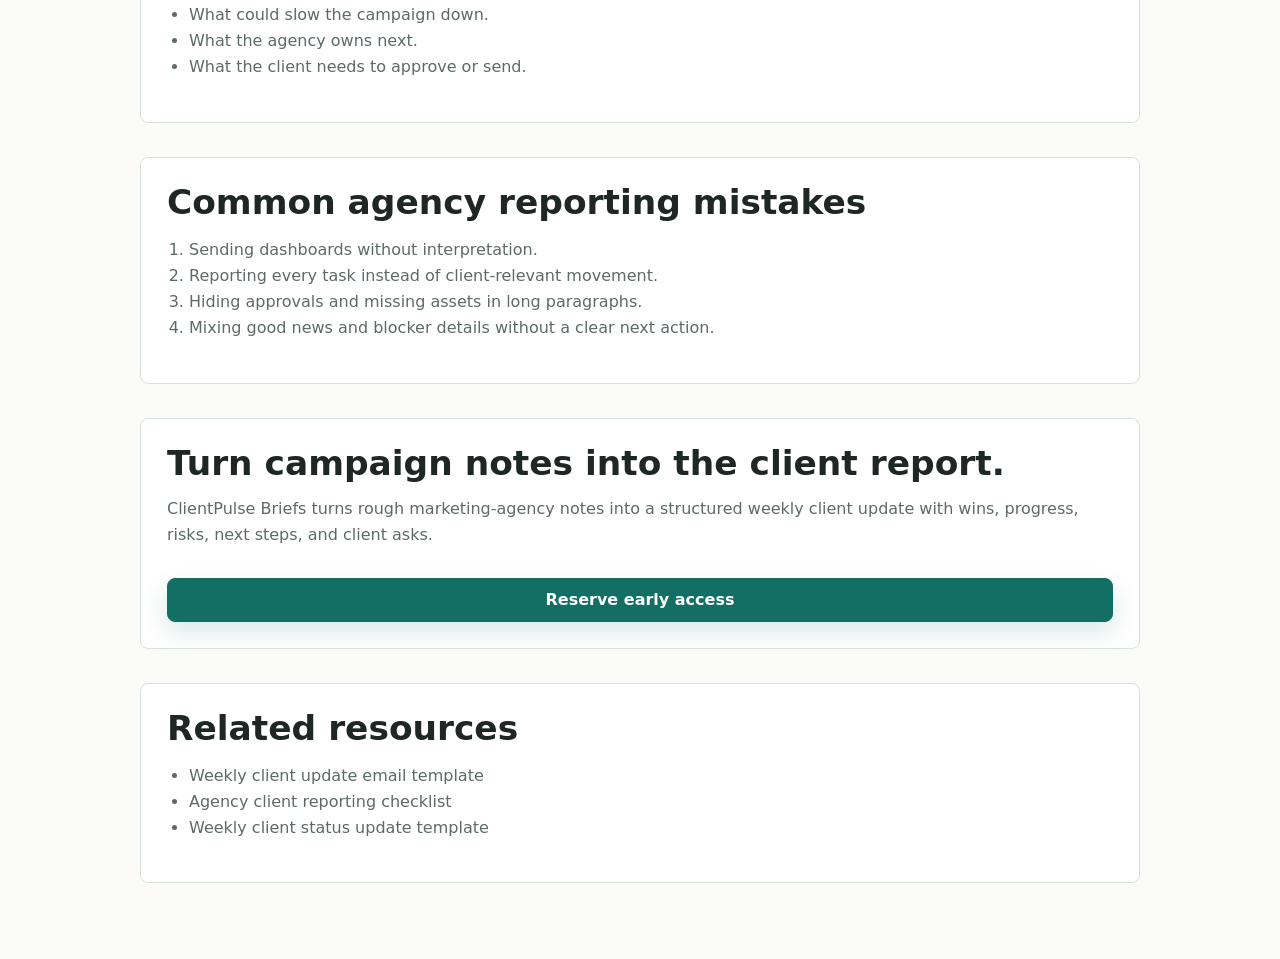
<file: marketing-agency-client-report-template.html>
<!doctype html>
<html lang="en">
  <head>
    <meta charset="utf-8">
    <meta name="viewport" content="width=device-width, initial-scale=1">
    <title>Marketing Agency Client Report Template | ClientPulse Briefs</title>
    <meta
      name="description"
      content="Use this marketing agency client report template to turn campaign notes, metrics, blockers, and next steps into a concise client-ready update."
    >
    <meta name="robots" content="index, follow">
    <link rel="canonical" href="https://ert93333-ops.github.io/clientpulse-briefs/marketing-agency-client-report-template.html">
    <meta property="og:title" content="Marketing Agency Client Report Template">
    <meta
      property="og:description"
      content="A focused weekly client report format for marketing agencies managing campaigns, content, analytics, approvals, and blockers."
    >
    <meta property="og:type" content="article">
    <meta property="og:url" content="https://ert93333-ops.github.io/clientpulse-briefs/marketing-agency-client-report-template.html">
    <link rel="stylesheet" href="./styles.css">
    <script src="./app.js?v=202606032355" defer></script>
  </head>
  <body data-seo-page="marketing-agency-report-template" data-target-keyword="marketing agency client report template">
    <header class="site-header">
      <a class="brand" href="./index.html" aria-label="ClientPulse Briefs home">
        <span class="brand-mark" aria-hidden="true">CP</span>
        <span>ClientPulse Briefs</span>
      </a>
      <nav class="nav-links" aria-label="Primary navigation">
        <a href="./index.html#preview">Preview</a>
        <a href="./client-status-update-template.html">Template</a>
        <a href="./agency-client-reporting-checklist.html">Checklist</a>
      </nav>
      <a class="header-cta" href="./index.html?utm_source=seo&utm_medium=organic&utm_campaign=marketing_agency_report#waitlist" data-track-cta>Reserve early access</a>
    </header>

    <main class="seo-main">
      <section class="seo-hero">
        <p class="eyebrow">Marketing agencies</p>
        <h1>Marketing agency client report template for weekly campaign updates.</h1>
        <p>
          Campaign updates are easy to overstuff with screenshots and task lists. This format keeps the client focused
          on outcomes, campaign movement, risks, approvals, and the next decision.
        </p>
        <div class="seo-nav">
          <a class="primary-button" href="./index.html?utm_source=seo&utm_medium=organic&utm_campaign=marketing_agency_report#preview" data-track-cta>Generate a sample report</a>
          <a class="secondary-button" href="./weekly-client-update-email-template.html">Use the email template</a>
        </div>
      </section>

      <div class="seo-content">
        <section>
          <h2>Copyable agency report structure</h2>
          <div class="example-box">
            <p><strong>Subject:</strong> Weekly marketing update - campaign progress, risks, and next steps</p>
            <p><strong>Summary:</strong> One sentence on the most important campaign movement.</p>
            <p><strong>Wins:</strong> 1-3 outcomes, launched assets, approvals, or measurable improvements.</p>
            <p><strong>Campaign progress:</strong> What moved forward across content, ads, email, SEO, creative, or analytics.</p>
            <p><strong>Metrics that matter:</strong> Include only numbers that change the client's understanding or decision.</p>
            <p><strong>Risks and blockers:</strong> Name the dependency, owner, impact, and date needed.</p>
            <p><strong>Next steps:</strong> The next actions your agency owns.</p>
            <p><strong>Client needed:</strong> The exact approval, asset, feedback, access, or budget decision needed.</p>
          </div>
        </section>

        <section>
          <h2>Example rough notes to client report</h2>
          <div class="example-box">
            <p><strong>Rough notes:</strong> LinkedIn creative drafted, email test won by 12%, paid landing page QA done, still waiting on founder quote, need budget approval for retargeting by Friday.</p>
            <p><strong>Client-ready report:</strong> This week the campaign moved from setup into launch readiness. The email test produced a 12% stronger result, LinkedIn creative is drafted, and paid landing-page QA is complete. The only launch blocker is the founder quote. We also need budget approval for retargeting by Friday to keep the planned media schedule.</p>
          </div>
        </section>

        <section>
          <h2>What marketing clients need from the report</h2>
          <ul>
            <li>What changed since the last update.</li>
            <li>Which metrics matter and why.</li>
            <li>What could slow the campaign down.</li>
            <li>What the agency owns next.</li>
            <li>What the client needs to approve or send.</li>
          </ul>
        </section>

        <section>
          <h2>Common agency reporting mistakes</h2>
          <ol>
            <li>Sending dashboards without interpretation.</li>
            <li>Reporting every task instead of client-relevant movement.</li>
            <li>Hiding approvals and missing assets in long paragraphs.</li>
            <li>Mixing good news and blocker details without a clear next action.</li>
          </ol>
        </section>

        <section class="cta-panel">
          <h2>Turn campaign notes into the client report.</h2>
          <p>ClientPulse Briefs turns rough marketing-agency notes into a structured weekly client update with wins, progress, risks, next steps, and client asks.</p>
          <a class="primary-button" href="./index.html?utm_source=seo&utm_medium=organic&utm_campaign=marketing_agency_report#waitlist" data-track-cta>Reserve early access</a>
        </section>

        <section>
          <h2>Related resources</h2>
          <ul>
            <li><a href="./weekly-client-update-email-template.html">Weekly client update email template</a></li>
            <li><a href="./agency-client-reporting-checklist.html">Agency client reporting checklist</a></li>
            <li><a href="./client-status-update-template.html">Weekly client status update template</a></li>
          </ul>
        </section>
      </div>
    </main>
  </body>
</html>
</file>
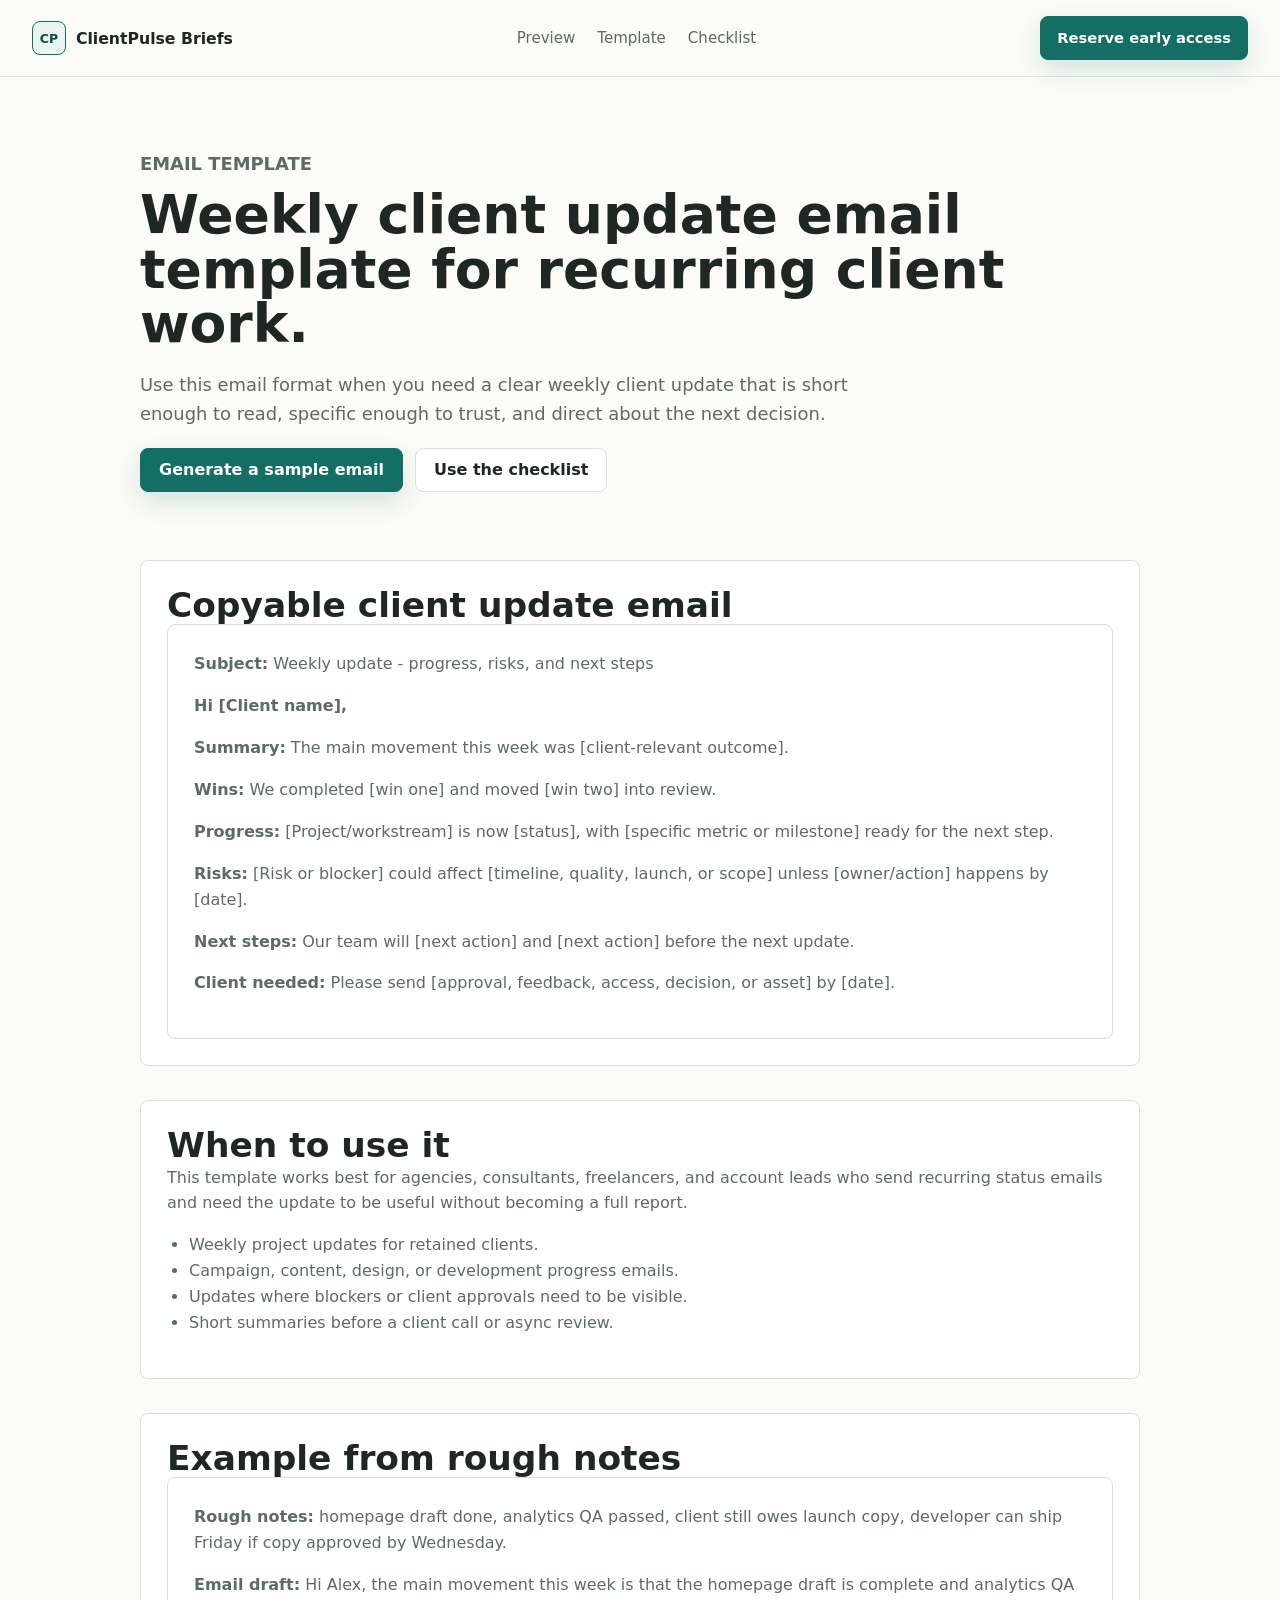
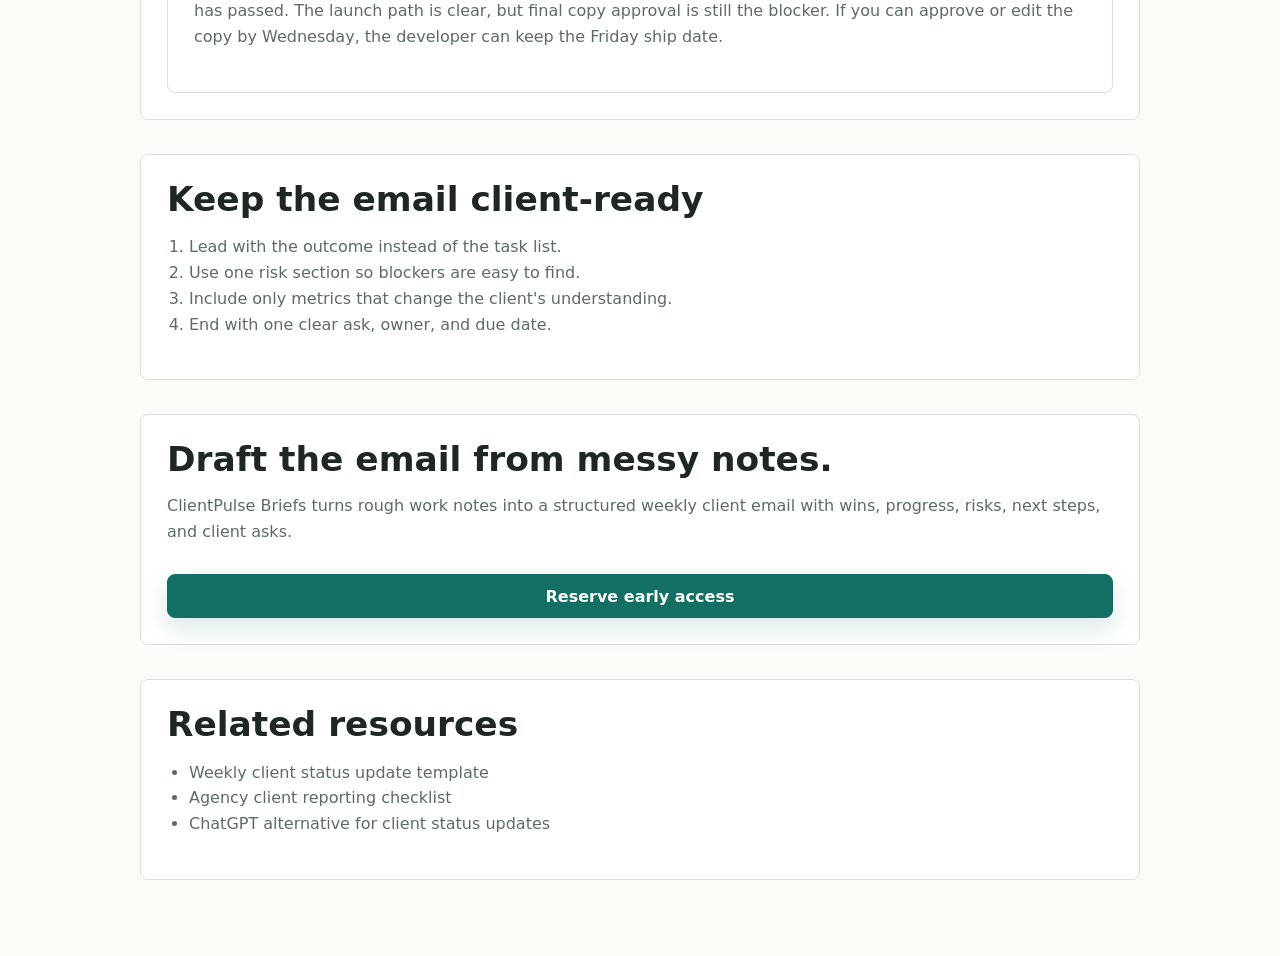
<file: weekly-client-update-email-template.html>
<!doctype html>
<html lang="en">
  <head>
    <meta charset="utf-8">
    <meta name="viewport" content="width=device-width, initial-scale=1">
    <title>Weekly Client Update Email Template | ClientPulse Briefs</title>
    <meta
      name="description"
      content="Copy this weekly client update email template for agencies, consultants, and freelancers who need clearer progress, risks, next steps, and client asks."
    >
    <meta name="robots" content="index, follow">
    <link rel="canonical" href="https://ert93333-ops.github.io/clientpulse-briefs/weekly-client-update-email-template.html">
    <meta property="og:title" content="Weekly Client Update Email Template">
    <meta
      property="og:description"
      content="A concise weekly client update email format with subject line, summary, wins, risks, next steps, and client asks."
    >
    <meta property="og:type" content="article">
    <meta property="og:url" content="https://ert93333-ops.github.io/clientpulse-briefs/weekly-client-update-email-template.html">
    <link rel="stylesheet" href="./styles.css">
    <script src="./app.js?v=202606032355" defer></script>
  </head>
  <body data-seo-page="weekly-client-update-email-template" data-target-keyword="weekly client update email template">
    <header class="site-header">
      <a class="brand" href="./index.html" aria-label="ClientPulse Briefs home">
        <span class="brand-mark" aria-hidden="true">CP</span>
        <span>ClientPulse Briefs</span>
      </a>
      <nav class="nav-links" aria-label="Primary navigation">
        <a href="./index.html#preview">Preview</a>
        <a href="./client-status-update-template.html">Template</a>
        <a href="./agency-client-reporting-checklist.html">Checklist</a>
      </nav>
      <a class="header-cta" href="./index.html?utm_source=seo&utm_medium=organic&utm_campaign=client_update_email#waitlist" data-track-cta>Reserve early access</a>
    </header>

    <main class="seo-main">
      <section class="seo-hero">
        <p class="eyebrow">Email template</p>
        <h1>Weekly client update email template for recurring client work.</h1>
        <p>
          Use this email format when you need a clear weekly client update that is short enough to read,
          specific enough to trust, and direct about the next decision.
        </p>
        <div class="seo-nav">
          <a class="primary-button" href="./index.html?utm_source=seo&utm_medium=organic&utm_campaign=client_update_email#preview" data-track-cta>Generate a sample email</a>
          <a class="secondary-button" href="./agency-client-reporting-checklist.html">Use the checklist</a>
        </div>
      </section>

      <div class="seo-content">
        <section>
          <h2>Copyable client update email</h2>
          <div class="example-box">
            <p><strong>Subject:</strong> Weekly update - progress, risks, and next steps</p>
            <p><strong>Hi [Client name],</strong></p>
            <p><strong>Summary:</strong> The main movement this week was [client-relevant outcome].</p>
            <p><strong>Wins:</strong> We completed [win one] and moved [win two] into review.</p>
            <p><strong>Progress:</strong> [Project/workstream] is now [status], with [specific metric or milestone] ready for the next step.</p>
            <p><strong>Risks:</strong> [Risk or blocker] could affect [timeline, quality, launch, or scope] unless [owner/action] happens by [date].</p>
            <p><strong>Next steps:</strong> Our team will [next action] and [next action] before the next update.</p>
            <p><strong>Client needed:</strong> Please send [approval, feedback, access, decision, or asset] by [date].</p>
          </div>
        </section>

        <section>
          <h2>When to use it</h2>
          <p>
            This template works best for agencies, consultants, freelancers, and account leads who send recurring
            status emails and need the update to be useful without becoming a full report.
          </p>
          <ul>
            <li>Weekly project updates for retained clients.</li>
            <li>Campaign, content, design, or development progress emails.</li>
            <li>Updates where blockers or client approvals need to be visible.</li>
            <li>Short summaries before a client call or async review.</li>
          </ul>
        </section>

        <section>
          <h2>Example from rough notes</h2>
          <div class="example-box">
            <p><strong>Rough notes:</strong> homepage draft done, analytics QA passed, client still owes launch copy, developer can ship Friday if copy approved by Wednesday.</p>
            <p><strong>Email draft:</strong> Hi Alex, the main movement this week is that the homepage draft is complete and analytics QA has passed. The launch path is clear, but final copy approval is still the blocker. If you can approve or edit the copy by Wednesday, the developer can keep the Friday ship date.</p>
          </div>
        </section>

        <section>
          <h2>Keep the email client-ready</h2>
          <ol>
            <li>Lead with the outcome instead of the task list.</li>
            <li>Use one risk section so blockers are easy to find.</li>
            <li>Include only metrics that change the client's understanding.</li>
            <li>End with one clear ask, owner, and due date.</li>
          </ol>
        </section>

        <section class="cta-panel">
          <h2>Draft the email from messy notes.</h2>
          <p>ClientPulse Briefs turns rough work notes into a structured weekly client email with wins, progress, risks, next steps, and client asks.</p>
          <a class="primary-button" href="./index.html?utm_source=seo&utm_medium=organic&utm_campaign=client_update_email#waitlist" data-track-cta>Reserve early access</a>
        </section>

        <section>
          <h2>Related resources</h2>
          <ul>
            <li><a href="./client-status-update-template.html">Weekly client status update template</a></li>
            <li><a href="./agency-client-reporting-checklist.html">Agency client reporting checklist</a></li>
            <li><a href="./chatgpt-alternative-client-status-updates.html">ChatGPT alternative for client status updates</a></li>
          </ul>
        </section>
      </div>
    </main>
  </body>
</html>
</file>
<file: styles.css>
:root {
  color-scheme: light;
  --ink: #1e2724;
  --muted: #5d6b66;
  --line: #d8e2dc;
  --paper: #fbfbf7;
  --surface: #ffffff;
  --soft-green: #eaf5ef;
  --green: #136f63;
  --green-dark: #0e4d45;
  --amber: #b46f1b;
  --coral: #cc6f5a;
  --shadow: 0 18px 50px rgba(30, 39, 36, 0.12);
  --shadow-hover: 0 24px 64px rgba(30, 39, 36, 0.16);
  --motion-fast: 160ms;
  --motion-medium: 260ms;
  --motion-slow: 560ms;
  --ease-out: cubic-bezier(0.16, 1, 0.3, 1);
}

* {
  box-sizing: border-box;
}

html {
  scroll-behavior: smooth;
}

body {
  margin: 0;
  background: var(--paper);
  color: var(--ink);
  font-family:
    Inter, ui-sans-serif, system-ui, -apple-system, BlinkMacSystemFont, "Segoe UI",
    sans-serif;
  letter-spacing: 0;
  animation: page-fade-in 420ms var(--ease-out) both;
}

a {
  color: inherit;
  text-decoration: none;
}

.site-header {
  position: sticky;
  top: 0;
  z-index: 10;
  display: flex;
  align-items: center;
  justify-content: space-between;
  gap: 24px;
  padding: 16px 32px;
  border-bottom: 1px solid rgba(216, 226, 220, 0.8);
  background: rgba(251, 251, 247, 0.94);
  backdrop-filter: blur(12px);
  transition:
    border-color var(--motion-medium) ease,
    box-shadow var(--motion-medium) ease,
    background var(--motion-medium) ease;
}

.site-header.is-scrolled {
  border-bottom-color: rgba(216, 226, 220, 0.96);
  background: rgba(251, 251, 247, 0.98);
  box-shadow: 0 10px 28px rgba(30, 39, 36, 0.08);
}

.brand {
  display: inline-flex;
  align-items: center;
  gap: 10px;
  font-size: 0.98rem;
  font-weight: 750;
  transition: transform var(--motion-fast) ease;
}

.brand:hover {
  transform: translateY(-1px);
}

.brand-mark {
  display: inline-grid;
  width: 34px;
  height: 34px;
  place-items: center;
  border: 1px solid var(--green);
  border-radius: 8px;
  background: var(--soft-green);
  color: var(--green-dark);
  font-size: 0.78rem;
  transition:
    background var(--motion-fast) ease,
    transform var(--motion-fast) ease;
}

.brand:hover .brand-mark {
  background: #dff0e8;
  transform: rotate(-2deg);
}

.nav-links {
  display: flex;
  align-items: center;
  gap: 22px;
  color: var(--muted);
  font-size: 0.94rem;
}

.nav-links a:hover {
  color: var(--green-dark);
}

.nav-links a {
  position: relative;
  transition: color var(--motion-fast) ease;
}

.nav-links a::after {
  position: absolute;
  right: 0;
  bottom: -7px;
  left: 0;
  height: 2px;
  border-radius: 999px;
  background: var(--green);
  content: "";
  opacity: 0;
  transform: scaleX(0.6);
  transition:
    opacity var(--motion-fast) ease,
    transform var(--motion-fast) ease;
}

.nav-links a:hover::after {
  opacity: 1;
  transform: scaleX(1);
}

.header-cta,
.primary-button,
.secondary-button,
.plan-button {
  display: inline-flex;
  min-height: 44px;
  align-items: center;
  justify-content: center;
  border-radius: 8px;
  font-weight: 750;
  line-height: 1.1;
  white-space: nowrap;
  transform: translateY(0);
  transition:
    background var(--motion-fast) ease,
    border-color var(--motion-fast) ease,
    box-shadow var(--motion-fast) ease,
    color var(--motion-fast) ease,
    transform var(--motion-fast) ease;
}

.header-cta,
.primary-button,
.plan-button {
  border: 1px solid var(--green);
  background: var(--green);
  color: #ffffff;
  box-shadow: 0 10px 24px rgba(19, 111, 99, 0.16);
}

.header-cta {
  padding: 0 16px;
  font-size: 0.92rem;
}

.primary-button,
.secondary-button,
.plan-button {
  padding: 0 18px;
}

.secondary-button {
  border: 1px solid var(--line);
  background: var(--surface);
  color: var(--ink);
}

.header-cta:hover,
.primary-button:hover,
.plan-button:hover {
  background: var(--green-dark);
  border-color: var(--green-dark);
  box-shadow: 0 14px 30px rgba(14, 77, 69, 0.22);
  transform: translateY(-2px);
}

.secondary-button:hover {
  border-color: rgba(19, 111, 99, 0.34);
  color: var(--green-dark);
  box-shadow: 0 10px 24px rgba(30, 39, 36, 0.08);
  transform: translateY(-2px);
}

.header-cta:active,
.primary-button:active,
.secondary-button:active,
.plan-button:active {
  transform: translateY(0);
}

.hero-section {
  display: grid;
  grid-template-columns: minmax(0, 0.92fr) minmax(360px, 1.08fr);
  gap: 44px;
  align-items: center;
  width: min(1180px, calc(100% - 40px));
  min-height: calc(100vh - 68px);
  margin: 0 auto;
  padding: 64px 0 54px;
}

.hero-copy {
  display: grid;
  gap: 22px;
  animation: hero-copy-enter var(--motion-slow) var(--ease-out) 90ms both;
}

.eyebrow {
  margin: 0;
  color: var(--amber);
  font-size: 0.82rem;
  font-weight: 800;
  text-transform: uppercase;
}

h1,
h2,
h3,
p {
  margin-top: 0;
}

h1 {
  max-width: 780px;
  margin-bottom: 0;
  font-size: 4.1rem;
  line-height: 0.98;
  letter-spacing: 0;
}

h2 {
  margin-bottom: 0;
  font-size: 2.15rem;
  line-height: 1.08;
  letter-spacing: 0;
}

h3 {
  margin-bottom: 8px;
  font-size: 1.05rem;
  letter-spacing: 0;
}

.hero-subhead {
  max-width: 640px;
  margin-bottom: 0;
  color: var(--muted);
  font-size: 1.18rem;
  line-height: 1.6;
}

.hero-actions {
  display: flex;
  flex-wrap: wrap;
  gap: 12px;
}

.signal-list {
  display: grid;
  grid-template-columns: repeat(3, minmax(0, 1fr));
  gap: 12px;
  margin: 10px 0 0;
}

.signal-list div {
  padding: 14px;
  border: 1px solid var(--line);
  border-radius: 8px;
  background: rgba(255, 255, 255, 0.72);
  transition:
    border-color var(--motion-fast) ease,
    box-shadow var(--motion-fast) ease,
    transform var(--motion-fast) ease;
}

.signal-list div:hover {
  border-color: rgba(19, 111, 99, 0.28);
  box-shadow: 0 12px 24px rgba(30, 39, 36, 0.08);
  transform: translateY(-2px);
}

.signal-list dt {
  font-size: 1.25rem;
  font-weight: 800;
}

.signal-list dd {
  margin: 3px 0 0;
  color: var(--muted);
  font-size: 0.9rem;
}

.product-preview {
  border: 1px solid var(--line);
  border-radius: 8px;
  background: var(--surface);
  box-shadow: var(--shadow);
  overflow: hidden;
  animation: preview-enter 680ms var(--ease-out) 160ms both;
  transform-origin: center;
  transition:
    box-shadow var(--motion-medium) ease,
    transform var(--motion-medium) ease;
}

.product-preview:hover {
  box-shadow: var(--shadow-hover);
  transform: translateY(-3px);
}

.preview-toolbar {
  display: flex;
  align-items: center;
  justify-content: space-between;
  gap: 16px;
  min-height: 58px;
  padding: 0 18px;
  border-bottom: 1px solid var(--line);
  font-weight: 800;
}

.status-pill {
  display: inline-flex;
  min-height: 28px;
  align-items: center;
  border-radius: 999px;
  padding: 0 10px;
  background: var(--soft-green);
  color: var(--green-dark);
  font-size: 0.8rem;
  position: relative;
  overflow: hidden;
}

.status-pill::after {
  position: absolute;
  inset: 0;
  background: linear-gradient(90deg, transparent, rgba(255, 255, 255, 0.72), transparent);
  content: "";
  transform: translateX(-120%);
  animation: status-sheen 3.8s ease-in-out 1.2s infinite;
}

.generator-form {
  display: grid;
  gap: 12px;
  padding: 20px;
  border-bottom: 1px solid var(--line);
}

textarea {
  width: 100%;
  min-height: 172px;
  resize: vertical;
  border: 1px solid var(--line);
  border-radius: 8px;
  background: #ffffff;
  color: var(--ink);
  font: inherit;
  line-height: 1.45;
  padding: 12px;
  transition:
    border-color var(--motion-fast) ease,
    box-shadow var(--motion-fast) ease,
    transform var(--motion-fast) ease;
}

.generator-actions {
  display: flex;
  flex-wrap: wrap;
  gap: 10px;
}

.workflow-error {
  min-height: 20px;
  margin-bottom: 0;
  color: #9d382c;
  font-size: 0.9rem;
  transition: opacity var(--motion-fast) ease;
}

.brief-output {
  min-height: 280px;
  padding: 20px;
  background: #fcfdfb;
  transition: background var(--motion-medium) ease;
}

.brief-output.is-refreshing {
  animation: output-refresh 520ms var(--ease-out) both;
}

.empty-output {
  margin-bottom: 0;
  color: var(--muted);
}

.brief-output h2 {
  margin-bottom: 10px;
  color: var(--green-dark);
  font-size: 1.06rem;
}

.brief-output h3 {
  margin-top: 18px;
  margin-bottom: 8px;
  color: var(--ink);
}

.brief-output p,
.brief-output li,
.feature-card p,
.price-card p,
.waitlist-section p,
.faq-list p,
.problem-band p {
  color: var(--muted);
  line-height: 1.55;
}

.section-band {
  border-top: 1px solid var(--line);
  border-bottom: 1px solid var(--line);
}

.problem-band,
.faq-band {
  background: #f2f7f4;
}

.pricing-band {
  background: #fff6e9;
}

.section-inner {
  width: min(1120px, calc(100% - 40px));
  margin: 0 auto;
  padding: 76px 0;
}

.two-column {
  display: grid;
  grid-template-columns: minmax(0, 0.85fr) minmax(0, 1.15fr);
  gap: 56px;
  align-items: start;
}

.offer-section,
.waitlist-section {
  display: grid;
  grid-template-columns: minmax(0, 0.76fr) minmax(0, 1.24fr);
  gap: 42px;
  align-items: start;
}

.feature-grid,
.pricing-grid {
  display: grid;
  gap: 16px;
}

.feature-grid {
  grid-template-columns: repeat(3, minmax(0, 1fr));
}

.feature-card,
.price-card,
.waitlist-shell,
.faq-list details {
  border: 1px solid var(--line);
  border-radius: 8px;
  background: var(--surface);
  transition:
    border-color var(--motion-fast) ease,
    box-shadow var(--motion-medium) ease,
    transform var(--motion-medium) ease;
}

.feature-card:hover,
.price-card:hover,
.waitlist-shell:focus-within,
.faq-list details:hover,
.resource-links a:hover,
.seo-content section:hover {
  border-color: rgba(19, 111, 99, 0.28);
  box-shadow: 0 16px 34px rgba(30, 39, 36, 0.08);
  transform: translateY(-2px);
}

.feature-card {
  min-height: 190px;
  padding: 22px;
}

.section-heading {
  max-width: 760px;
  margin-bottom: 28px;
}

.pricing-grid {
  grid-template-columns: repeat(2, minmax(0, 1fr));
}

.price-card {
  padding: 26px;
}

.featured-price {
  border-color: rgba(19, 111, 99, 0.42);
  box-shadow: 0 16px 36px rgba(19, 111, 99, 0.1);
}

.price {
  margin: 14px 0 14px;
  color: var(--green-dark);
  font-size: 2.7rem;
  font-weight: 850;
}

.price span {
  color: var(--muted);
  font-size: 1rem;
  font-weight: 650;
}

.plan-button {
  width: 100%;
  margin-top: 16px;
}

.waitlist-shell {
  display: grid;
  gap: 10px;
  padding: 24px;
}

label {
  color: var(--ink);
  font-size: 0.88rem;
  font-weight: 760;
}

input,
select {
  width: 100%;
  min-height: 46px;
  border: 1px solid var(--line);
  border-radius: 8px;
  background: #ffffff;
  color: var(--ink);
  font: inherit;
  padding: 0 12px;
  transition:
    border-color var(--motion-fast) ease,
    box-shadow var(--motion-fast) ease,
    transform var(--motion-fast) ease;
}

input:focus,
select:focus,
textarea:focus {
  outline: none;
  border-color: rgba(19, 111, 99, 0.56);
  box-shadow: 0 0 0 4px rgba(19, 111, 99, 0.12);
}

input:hover,
select:hover,
textarea:hover {
  border-color: rgba(19, 111, 99, 0.34);
}

.checkbox-row {
  display: grid;
  grid-template-columns: 20px minmax(0, 1fr);
  gap: 10px;
  align-items: start;
  color: var(--muted);
  font-weight: 650;
  line-height: 1.45;
}

.checkbox-row input {
  width: 18px;
  min-height: 18px;
  margin-top: 2px;
}

button {
  cursor: pointer;
  font: inherit;
}

button:disabled {
  cursor: not-allowed;
  opacity: 0.56;
}

.form-note {
  min-height: 22px;
  margin-bottom: 0;
  font-size: 0.88rem;
}

.form-note.success {
  color: var(--green-dark);
  font-weight: 760;
  animation: success-pop 420ms var(--ease-out) both;
}

.intent-note {
  display: grid;
  gap: 10px;
  line-height: 1.45;
}

.intent-action-row {
  display: flex;
  flex-wrap: wrap;
  gap: 10px;
}

.remote-intent-link {
  display: inline-flex;
  width: fit-content;
  min-height: 40px;
  align-items: center;
  justify-content: center;
  border: 1px solid rgba(19, 111, 99, 0.34);
  border-radius: 8px;
  background: #ffffff;
  color: var(--green-dark);
  font-size: 0.88rem;
  font-weight: 800;
  padding: 0 14px;
  text-decoration: none;
  transition:
    border-color var(--motion-fast) ease,
    box-shadow var(--motion-fast) ease,
    transform var(--motion-fast) ease;
}

.remote-intent-link:hover {
  border-color: var(--green);
  box-shadow: 0 10px 24px rgba(30, 39, 36, 0.08);
  transform: translateY(-1px);
}

.form-note.error {
  color: #9d382c;
  font-weight: 760;
}

.faq-layout {
  display: grid;
  grid-template-columns: minmax(0, 0.72fr) minmax(0, 1.28fr);
  gap: 44px;
}

.faq-list {
  display: grid;
  gap: 12px;
}

.faq-list details {
  padding: 18px 20px;
}

.faq-list summary {
  cursor: pointer;
  font-weight: 790;
  transition: color var(--motion-fast) ease;
}

.faq-list summary:hover {
  color: var(--green-dark);
}

.faq-list p {
  margin: 12px 0 0;
}

.resource-section {
  display: grid;
  grid-template-columns: minmax(0, 0.76fr) minmax(0, 1.24fr);
  gap: 42px;
  align-items: start;
}

.resource-links {
  display: grid;
  gap: 12px;
}

.resource-links a {
  display: grid;
  gap: 6px;
  padding: 18px 20px;
  border: 1px solid var(--line);
  border-radius: 8px;
  background: var(--surface);
  color: var(--ink);
  font-weight: 780;
  transition:
    border-color var(--motion-fast) ease,
    box-shadow var(--motion-medium) ease,
    color var(--motion-fast) ease,
    transform var(--motion-medium) ease;
}

.resource-links a:hover {
  color: var(--green-dark);
}

.resource-links span {
  color: var(--amber);
  font-size: 0.78rem;
  font-weight: 800;
  text-transform: uppercase;
}

.seo-main {
  background: var(--paper);
}

.seo-hero {
  width: min(1000px, calc(100% - 40px));
  margin: 0 auto;
  padding: 72px 0 46px;
}

.seo-hero h1 {
  max-width: 880px;
  margin: 10px 0 18px;
  font-size: 3.35rem;
  line-height: 1.02;
}

.seo-hero p {
  max-width: 760px;
  color: var(--muted);
  font-size: 1.12rem;
  line-height: 1.62;
}

.seo-content {
  display: grid;
  gap: 34px;
  width: min(1000px, calc(100% - 40px));
  margin: 0 auto;
  padding: 22px 0 76px;
}

.seo-content section,
.cta-panel,
.example-box {
  border: 1px solid var(--line);
  border-radius: 8px;
  background: var(--surface);
  padding: 26px;
  transition:
    border-color var(--motion-fast) ease,
    box-shadow var(--motion-medium) ease,
    transform var(--motion-medium) ease;
}

.seo-content p,
.seo-content li {
  color: var(--muted);
  line-height: 1.62;
}

.seo-content ul,
.seo-content ol {
  padding-left: 22px;
}

.comparison-table {
  width: 100%;
  border-collapse: collapse;
  overflow: hidden;
  border-radius: 8px;
}

.comparison-table th,
.comparison-table td {
  border: 1px solid var(--line);
  padding: 14px;
  text-align: left;
  vertical-align: top;
}

.comparison-table th {
  background: var(--soft-green);
  color: var(--green-dark);
}

.cta-panel {
  display: grid;
  gap: 14px;
  background: #fff6e9;
}

.seo-nav {
  display: flex;
  flex-wrap: wrap;
  gap: 12px;
  margin-top: 20px;
}

.motion-ready .reveal-on-scroll {
  opacity: 0;
  transform: translateY(18px);
  transition:
    opacity var(--motion-slow) var(--ease-out),
    transform var(--motion-slow) var(--ease-out);
  transition-delay: var(--reveal-delay, 0ms);
}

.motion-ready .reveal-on-scroll.is-visible {
  opacity: 1;
  transform: translateY(0);
}

@keyframes page-fade-in {
  from {
    opacity: 0;
  }

  to {
    opacity: 1;
  }
}

@keyframes hero-copy-enter {
  from {
    opacity: 0;
    transform: translateY(14px);
  }

  to {
    opacity: 1;
    transform: translateY(0);
  }
}

@keyframes preview-enter {
  from {
    opacity: 0;
    transform: translateY(18px) scale(0.985);
  }

  to {
    opacity: 1;
    transform: translateY(0) scale(1);
  }
}

@keyframes status-sheen {
  0%,
  42% {
    transform: translateX(-120%);
  }

  68%,
  100% {
    transform: translateX(120%);
  }
}

@keyframes output-refresh {
  0% {
    background: #edf7f1;
    transform: translateY(8px);
    opacity: 0.78;
  }

  100% {
    background: #fcfdfb;
    transform: translateY(0);
    opacity: 1;
  }
}

@keyframes success-pop {
  0% {
    opacity: 0;
    transform: translateY(6px);
  }

  100% {
    opacity: 1;
    transform: translateY(0);
  }
}

@media (max-width: 920px) {
  .site-header {
    align-items: flex-start;
    padding: 14px 20px;
  }

  .nav-links {
    display: none;
  }

  .hero-section,
  .two-column,
  .offer-section,
  .waitlist-section,
  .faq-layout {
    grid-template-columns: 1fr;
  }

  .resource-section {
    grid-template-columns: 1fr;
  }

  .hero-section {
    min-height: auto;
    padding-top: 42px;
  }

  h1 {
    font-size: 3rem;
  }

  .seo-hero h1 {
    font-size: 2.55rem;
  }
}

@media (prefers-reduced-motion: reduce) {
  *,
  *::before,
  *::after {
    animation-duration: 1ms !important;
    animation-iteration-count: 1 !important;
    scroll-behavior: auto !important;
    transition-duration: 1ms !important;
  }

  .motion-ready .reveal-on-scroll {
    opacity: 1;
    transform: none;
  }

  .status-pill::after {
    content: none;
  }
}

@media (max-width: 680px) {
  .site-header {
    gap: 12px;
  }

  .brand span:last-child {
    display: none;
  }

  .header-cta {
    flex: 1;
    white-space: normal;
    text-align: center;
  }

  .hero-section,
  .section-inner {
    width: min(100% - 28px, 1120px);
  }

  h1 {
    font-size: 2.42rem;
    line-height: 1.04;
  }

  h2 {
    font-size: 1.7rem;
  }

  .hero-actions,
  .signal-list,
  .feature-grid,
  .pricing-grid {
    grid-template-columns: 1fr;
  }

  .hero-actions {
    display: grid;
  }

  .primary-button,
  .secondary-button {
    width: 100%;
    white-space: normal;
    text-align: center;
  }

  .section-inner {
    padding: 54px 0;
  }
}
</file>
